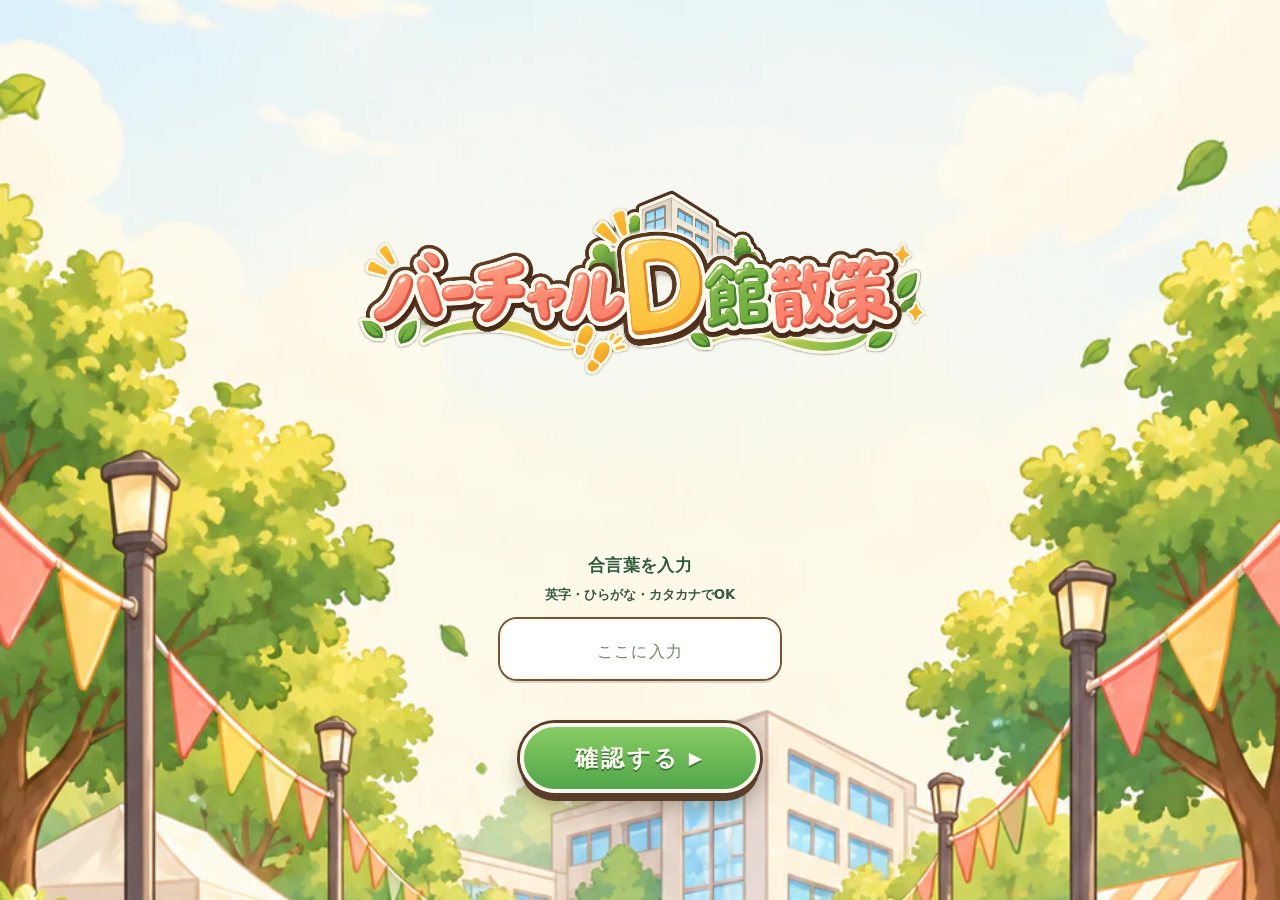
<file: index.html>
<!doctype html>
<html lang="ja">
<head>
  <meta charset="utf-8">
  <meta name="viewport" content="width=device-width, initial-scale=1">
  <link rel="stylesheet" href="./Prototype/screen.css?v=20261027">
  <meta http-equiv="refresh" content="0; url=./Prototype/index.html">
  <title>怪盗からの挑戦状 ―バーチャルD館盗難事件―</title>
</head>
<body>
  <p><a href="./Prototype/index.html">ゲームを開く</a></p>
</body>
</html>
</file>
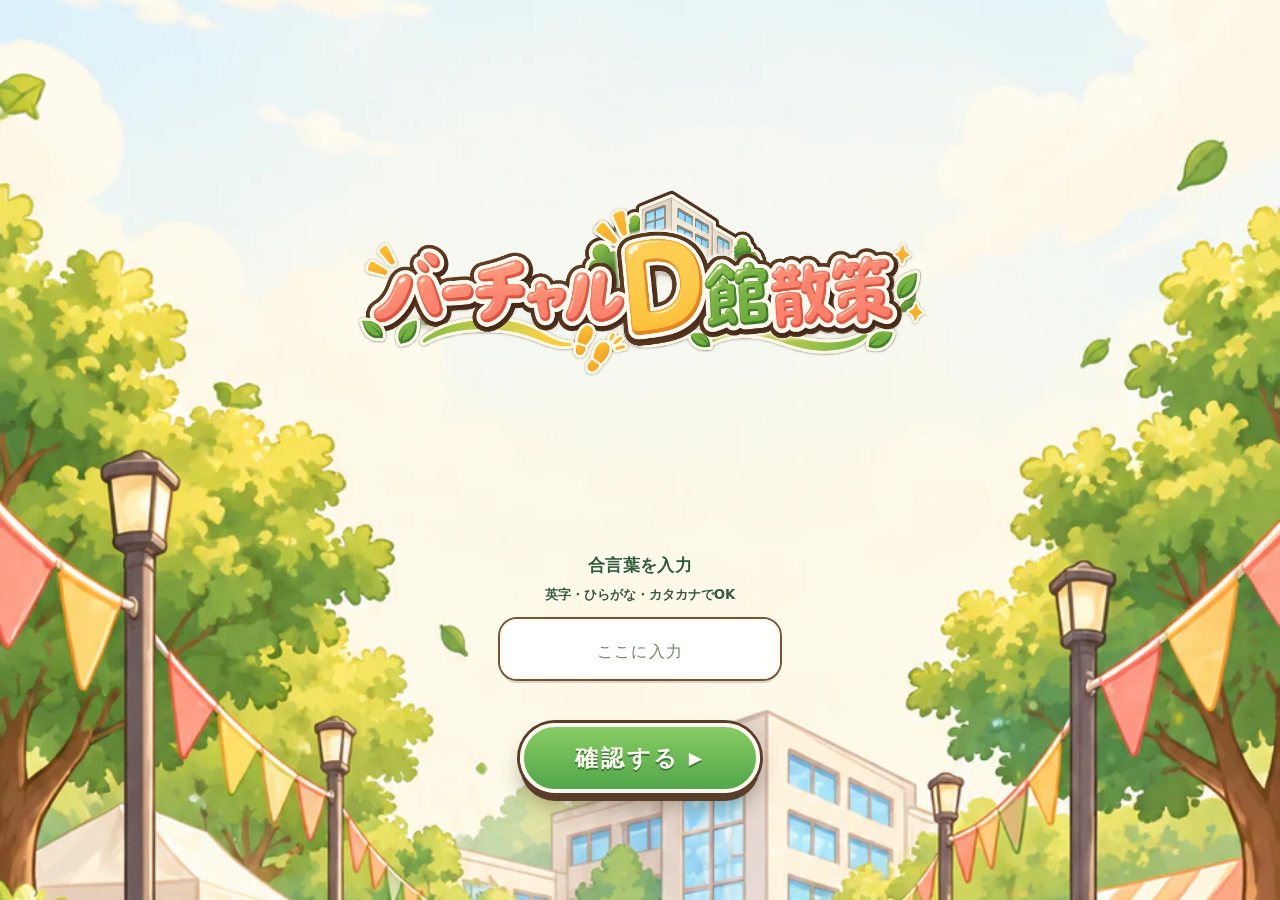
<file: Prototype/index.html>
<!doctype html>
<html lang="ja">
<head>
  <meta charset="utf-8">
  <meta name="viewport" content="width=device-width, initial-scale=1, viewport-fit=cover">
  <link rel="stylesheet" href="./screen.css?v=20261027">
  <meta name="theme-color" content="#101b33">
  <title>怪盗からの挑戦状 ―バーチャルD館盗難事件―</title>
  <style>
    :root { color-scheme: dark; font-family: "Hiragino Kaku Gothic ProN", "Yu Gothic", system-ui, sans-serif; }
    * { box-sizing: border-box; }
    body { margin: 0; min-height: 100dvh; color: #f9f4e8; background: radial-gradient(circle at 78% 5%, #334664 0, transparent 34%), linear-gradient(155deg, #101b33, #16233b 52%, #0c1427); }
    button, a { font: inherit; }
    button { cursor: pointer; }
    .shell { width: min(100%, 620px); min-height: 100dvh; margin: auto; display: flex; flex-direction: column; padding: max(18px, env(safe-area-inset-top)) 18px max(24px, env(safe-area-inset-bottom)); }
    .topbar { display: flex; align-items: center; gap: 10px; }
    .brand { flex: 1; min-width: 0; font-size: .8rem; letter-spacing: .12em; font-weight: 800; color: #e7ca87; }
    .icon-button { border: 1px solid #72819a; color: #fff4d6; background: #233552; border-radius: 14px; min-height: 42px; padding: 7px 12px; white-space: nowrap; }
    .progress { margin: 15px 0 9px; display: flex; align-items: center; gap: 10px; color: #cbd5e7; font-size: .81rem; }
    .progress-track { height: 6px; border-radius: 999px; flex: 1; background: #52617a; overflow: hidden; }
    .progress-fill { height: 100%; background: linear-gradient(90deg, #d9aa56, #ffdf8d); transition: width .2s; }
    .scene { flex: 1; display: flex; flex-direction: column; justify-content: center; padding: 20px 0; }
    .eyebrow { color: #f2c76f; font-size: .76rem; font-weight: 800; letter-spacing: .16em; margin: 0 0 10px; }
    h1, h2, p { margin-top: 0; }
    h1 { font-size: clamp(2rem, 8vw, 3.2rem); line-height: 1.22; letter-spacing: .02em; margin-bottom: 14px; }
    h2 { font-size: 1.55rem; line-height: 1.36; margin-bottom: 14px; }
    p { line-height: 1.75; }
    .lead { color: #d7e0ee; font-size: 1rem; }
    .card { position: relative; background: linear-gradient(145deg, rgba(44,61,91,.97), rgba(26,39,64,.98)); border: 1px solid #8290a5; border-radius: 23px; padding: 22px; box-shadow: 0 18px 35px #050d1a99; }
    .card + .card { margin-top: 13px; }
    .card p:last-child { margin-bottom: 0; }
    .character { min-height: 205px; display: flex; align-items: flex-end; justify-content: center; margin: 0 0 -20px; overflow: hidden; }
    .character img { max-width: 69%; max-height: 260px; object-fit: contain; filter: drop-shadow(0 12px 12px #060c19); }
    .is-novel { background: #0b1722; }
    .is-novel .shell { width: 100%; padding: 0; }
    .is-novel .topbar, .is-novel .progress, .is-novel .footer { display: none; }
    .is-novel .scene { width: min(100%, 620px); min-height: 100dvh; margin: auto; padding: 0; }
    .story-dialogue { position: relative; isolation: isolate; width: 100%; min-height: 100dvh; overflow: hidden; background: linear-gradient(180deg, #122c3d52, #0b192a94), url("../Assets/ui/opening-campus-background.webp") center / cover no-repeat; }
    .story-dialogue::before { content: ""; position: absolute; z-index: 1; inset: 0; background: linear-gradient(180deg, #06162420 0%, #07152300 39%, #0914217d 64%, #07101cf2 100%); pointer-events: none; }
    .story-dialogue::after { content: ""; position: absolute; z-index: 2; top: 0; left: 0; width: 100%; height: 5px; background: linear-gradient(90deg, #b98845, #f2d69b 43%, #81633f); box-shadow: 0 2px 12px #07101c91; }
    .story-portrait { position: absolute; z-index: 0; inset: 0; display: flex; justify-content: center; align-items: flex-start; pointer-events: none; }
    .story-portrait img { display: block; width: auto; max-width: none; height: clamp(1000px, 128dvh, 1250px); margin-top: clamp(20px, 5dvh, 52px); filter: drop-shadow(0 16px 20px #07101cba); transition: filter .25s ease, opacity .25s ease; }
    .story-dialogue.is-player-speaking .story-portrait img { filter: brightness(.48) saturate(.7) drop-shadow(0 16px 20px #07101cba); opacity: .82; }
    .story-dialogue.is-suspect .story-portrait img { transform: translateX(-11%); filter: brightness(.63) saturate(.68) drop-shadow(0 16px 20px #07101cba); }
    .suspect-vision { position: absolute; z-index: 2; top: 9%; right: -18%; width: 74%; height: 64%; display: flex; justify-content: center; pointer-events: none; background: radial-gradient(ellipse at 46% 42%, #9e7dcf75 0, #6550925c 27%, transparent 69%); }
    .suspect-vision img { width: auto; height: 100%; opacity: .82; filter: brightness(0) saturate(100%) invert(25%) sepia(19%) saturate(1500%) hue-rotate(219deg) brightness(92%) drop-shadow(0 0 11px #c5a9f0); }
    .story-dialogue .story-eyebrow { position: absolute; z-index: 2; top: max(25px, env(safe-area-inset-top)); left: 23px; margin: 0; color: #ffe3a5; font-size: .69rem; letter-spacing: .17em; text-shadow: 0 2px 8px #061322; }
    .story-dialogue .story-card { position: absolute; z-index: 3; right: 0; bottom: max(24px, env(safe-area-inset-bottom)); left: 0; padding: 20px clamp(24px, 6vw, 40px) 12px; }
    .story-dialogue .story-card .speaker { display: inline-block; margin: 0 0 14px; padding: 0 0 7px; border-bottom: 2px solid #e4bb74; border-radius: 0; background: transparent; color: #ffe2a7; font-size: .9rem; letter-spacing: .18em; text-shadow: 0 2px 7px #030c13; }
    .story-dialogue .story-card .dialogue { min-height: 0; margin-bottom: 0; color: #fffaf0; font-size: clamp(1.08rem, 4.5vw, 1.28rem); font-weight: 700; line-height: 1.7; letter-spacing: .015em; text-shadow: 0 2px 7px #020a11, 0 0 12px #071521; }
    .story-dialogue .story-card .actions { display: flex; justify-content: flex-end; gap: 12px; margin-top: 12px; }
    .story-dialogue .story-card .primary { min-height: 44px; padding: 8px 4px 8px 12px; border: 0; border-radius: 0; background: transparent; box-shadow: none; color: #f9df9e; font-size: .88rem; letter-spacing: .13em; text-shadow: 0 2px 7px #040d16; }
    .story-dialogue .story-card .primary::after { content: "◆"; display: inline-block; margin-left: .85em; font-size: .7em; vertical-align: .13em; animation: story-cue 1.5s ease-in-out infinite; }
    .story-dialogue .story-card .primary:active { transform: none; box-shadow: none; color: #fff; }
    .story-dialogue.is-choice .story-card .actions { display: grid; grid-template-columns: 1fr 1fr; gap: 9px; }
    .story-dialogue.is-choice .story-card .primary, .story-dialogue.is-choice .story-card .secondary { min-height: 52px; padding: 9px 8px; border: 1px solid #d8b778c9; border-radius: 8px; background: #162a3fd6; box-shadow: 0 5px 16px #020b1599; color: #ffebbe; font-size: .88rem; letter-spacing: .02em; text-shadow: none; }
    .story-dialogue.is-choice .story-card .primary::after { content: none; }
    .story-dialogue.is-choice .story-card .secondary { border-color: #9cabb3a3; background: #112235c4; color: #e0e7e8; }
    .item-acquired-stage { position: relative; isolation: isolate; width: 100%; min-height: 100dvh; display: grid; place-items: center; overflow: hidden; padding: 48px 24px max(30px, env(safe-area-inset-bottom)); text-align: center; background: linear-gradient(180deg, #081827b5, #07111be8), url("../Assets/ui/opening-campus-background.webp") center / cover no-repeat; }
    .item-acquired-stage::before { content: ""; position: absolute; top: 16%; left: 50%; width: 330px; height: 330px; transform: translateX(-50%); border-radius: 50%; background: radial-gradient(circle, #f1c76c52, transparent 68%); }
    .item-acquired-content { position: relative; z-index: 2; width: min(100%, 350px); }
    .item-acquired-art { display: block; width: min(73%, 310px); max-height: 48dvh; margin: 0 auto 20px; object-fit: contain; filter: drop-shadow(0 20px 25px #000c) drop-shadow(0 0 21px #d8b45a75); }
    .item-acquired-label { display: block; color: #e4bf71; font-size: .68rem; font-weight: 900; letter-spacing: .2em; }
    .item-acquired-content h2 { margin: 12px 0 8px; color: #fff7e4; font-size: 1.4rem; line-height: 1.5; }
    .item-acquired-content p { margin: 0 auto 25px; color: #c9d7cf; font-size: .86rem; line-height: 1.7; }
    .item-acquired-content .primary { width: min(100%, 280px); }

    .is-terminal { overflow: hidden; background: radial-gradient(circle at 50% -15%, #45645142, transparent 36%), linear-gradient(180deg, #171d19, #080c0a); }
    .is-terminal .shell { width: 100%; padding: 0; }
    .is-terminal .topbar, .is-terminal .progress, .is-terminal .footer { display: none; }
    .is-terminal .scene { width: min(100%, 470px); min-height: 100dvh; margin: auto; padding: max(10px, env(safe-area-inset-top)) 8px max(12px, env(safe-area-inset-bottom)); }
    .first-terminal { --terminal-cream: #fff4d8; --terminal-soft: #becdc4; --terminal-gold: #e4ba61; --terminal-gold-hi: #ffdda0; position: relative; width: 100%; min-height: calc(100dvh - max(22px, env(safe-area-inset-top))); overflow: hidden; overflow: clip; border: 7px solid #70402a; border-radius: 28px; color: var(--terminal-cream); background: radial-gradient(circle at 78% 10%, #2f74503b, transparent 32%), linear-gradient(155deg, #11271f, #07110e 68%); box-shadow: 0 0 0 2px #dcb45e, 0 0 0 5px #271713, 0 25px 55px #000b; }
    .first-terminal::before, .first-terminal::after { content: ""; position: absolute; z-index: 30; top: 0; width: 52px; height: 52px; border-bottom: 2px solid #f1d17c; background: linear-gradient(135deg, #f0c768, #926123 63%, #4e2e10); pointer-events: none; }
    .first-terminal::before { left: 0; border-right: 2px solid #f1d17c; border-bottom-right-radius: 25px; }
    .first-terminal::after { right: 0; border-left: 2px solid #f1d17c; border-bottom-left-radius: 25px; }
    .terminal-scanlines { position: absolute; z-index: 25; inset: 0; opacity: .35; background: repeating-linear-gradient(180deg, #fff05 0, #fff05 1px, transparent 1px, transparent 5px); pointer-events: none; }
    .first-ring { position: absolute; inset: 0; display: flex; flex-direction: column; align-items: center; padding: 73px 28px 31px; text-align: center; background: radial-gradient(circle at 50% 35%, #274a37, #07120f 70%); }
    .first-device-label { margin-bottom: auto; color: #c7d1cb; font-size: .72rem; font-weight: 800; letter-spacing: .16em; }
    .first-call-avatar { position: relative; width: 176px; height: 176px; margin: 32px 0 24px; overflow: hidden; border: 2px solid #e2bd6e; border-radius: 50%; background: radial-gradient(circle at 50% 35%, #667d6e, #173326 72%); box-shadow: 0 0 0 12px #dcb65e0a, 0 0 0 26px #dcb65e05, 0 18px 48px #0008; animation: terminal-ring 1.8s ease-in-out infinite; }
    .first-call-avatar img { position: absolute; top: -10%; left: 50%; width: auto; height: 500%; transform: translateX(-50%); filter: brightness(.92) saturate(.82); }
    .first-ring h2 { margin: 0 0 7px; font-size: 1.66rem; letter-spacing: .08em; }
    .first-ring p { margin: 0; color: #b9cbc0; font-size: .88rem; line-height: 1.6; }
    .first-phone-actions { display: flex; justify-content: center; gap: 68px; width: 100%; margin-top: auto; }
    .first-call-button { min-width: 76px; padding: 0; border: 0; color: #f4f7f5; background: transparent; cursor: pointer; }
    .first-call-button span { display: grid; width: 62px; height: 62px; margin: 0 auto 9px; place-items: center; border-radius: 50%; color: white; font-size: 1.65rem; box-shadow: 0 8px 20px #0007; }
    .first-call-button small { display: block; color: #e5ebe7; font-size: .72rem; }
    .first-call-button.decline span { background: #bd4545; transform: rotate(135deg); }
    .first-call-button.accept span { background: #4f9f62; }
    .first-call-stage { position: absolute; inset: 0; overflow: hidden; overflow: clip; background: linear-gradient(145deg, #112e22, #07110e 64%); }
    .first-call-status { position: absolute; z-index: 6; top: 68px; right: 20px; left: 20px; display: flex; align-items: center; justify-content: center; gap: 7px; color: #dfeae4; font-size: .7rem; font-weight: 800; letter-spacing: .1em; }
    .first-call-status i { width: 7px; height: 7px; border-radius: 50%; background: #75d394; box-shadow: 0 0 10px #75d394; }
    .first-call-status time { color: #93aa9d; font: 700 .7rem ui-monospace, monospace; }
    .first-call-band { position: absolute; z-index: 1; top: 27%; right: -18%; width: 138%; height: 29%; transform: rotate(-7deg); border-top: 2px solid #e7bc65; border-bottom: 2px solid #a5792f; background: linear-gradient(90deg, #0d1b16, #285239 55%, #14251d); box-shadow: 0 18px 35px #0008; }
    .first-call-detective { position: absolute; z-index: 2; top: 7%; left: 50%; width: auto; height: 126%; transform: translateX(-50%); filter: drop-shadow(-15px 18px 20px #0009); }
    .first-call-stage.is-player .first-call-detective { opacity: .34; }
    .first-call-frost { position: absolute; z-index: 3; right: 0; bottom: 0; left: 0; height: 42%; border-top: 1px solid #d5ad5952; background: linear-gradient(180deg, #10241db5, #06100ff2 34%); backdrop-filter: blur(12px) saturate(.7); -webkit-backdrop-filter: blur(12px) saturate(.7); box-shadow: 0 -18px 40px #06100f75; }
    .first-call-dialogue { position: absolute; z-index: 4; right: 0; bottom: 0; left: 0; min-height: 40%; padding: 28px 22px max(21px, env(safe-area-inset-bottom)); }
    .first-call-dialogue .speaker { margin: 0; padding: 0 0 7px; border-bottom: 2px solid var(--terminal-gold); border-radius: 0; color: var(--terminal-gold-hi); background: transparent; font-size: .76rem; letter-spacing: .16em; }
    .first-call-dialogue .dialogue { min-height: 101px; margin: 15px 0 0; color: #fffaf0; font-size: 1.08rem; line-height: 1.72; }
    .first-call-controls { display: flex; justify-content: flex-end; margin-top: 8px; }
    .first-call-controls .primary { min-height: 49px; padding: 9px 15px; border: 0; border-radius: 11px; color: #182016; background: linear-gradient(180deg, #ffe09a, #d5a64d); box-shadow: 0 4px 0 #76511d; }

    .terminal-guide { position: absolute; inset: 0; display: grid; place-items: center; padding: 52px 25px max(30px, env(safe-area-inset-bottom)); text-align: center; background: radial-gradient(circle at 50% 34%, #23594887, transparent 38%), linear-gradient(180deg, #071825f0, #07120ffd), url("../Assets/ui/opening-campus-background.webp") center / cover no-repeat; }
    .terminal-guide::before { content: ""; position: absolute; inset: 0; opacity: .18; background: repeating-linear-gradient(0deg, transparent 0 5px, #b4f2d20e 6px), repeating-linear-gradient(90deg, transparent 0 31px, #8fe4c40b 32px); }
    .terminal-guide-content { position: relative; z-index: 2; width: min(100%, 330px); }
    .terminal-voice { display: flex; align-items: center; justify-content: center; gap: 5px; width: 88px; height: 88px; margin: 0 auto 26px; border: 1px solid #82d7b793; border-radius: 50%; background: #0b2e25b8; box-shadow: 0 0 0 12px #72d4ae0a, 0 0 32px #65d2a65c; }
    .terminal-voice i { display: block; width: 4px; height: 19px; border-radius: 2px; background: #b5f2d8; box-shadow: 0 0 7px #76d9b5; animation: terminal-wave 1.1s ease-in-out infinite; }
    .terminal-voice i:nth-child(2), .terminal-voice i:nth-child(4) { height: 34px; animation-delay: -.25s; }
    .terminal-voice i:nth-child(3) { height: 48px; animation-delay: -.45s; }
    .terminal-guide-label { display: block; color: #9ce5c9; font-size: .68rem; font-weight: 900; letter-spacing: .2em; }
    .terminal-guide h2 { margin: 13px 0 15px; color: #fff7e4; font-size: 1.38rem; }
    .terminal-guide p { margin: 0 auto; color: #d2e1dc; font-size: .91rem; line-height: 1.85; }
    .terminal-guide-order { margin-top: 17px !important; padding: 13px 12px; border-top: 1px solid #90d9bc4d; border-bottom: 1px solid #90d9bc4d; color: #fff3d3 !important; font-weight: 800; }
    .terminal-guide .primary { width: min(100%, 280px); margin-top: 30px; }

    .terminal-home { position: absolute; inset: 0; display: flex; flex-direction: column; background: radial-gradient(circle at 78% 10%, #2f74503b, transparent 32%), linear-gradient(155deg, #11271f, #07110e 68%); }
    .terminal-home-header { display: flex; justify-content: space-between; gap: 12px; padding: 63px 20px 15px; border-bottom: 1px solid #d2ae5b5e; }
    .terminal-home-header span { display: block; color: var(--terminal-gold-hi); font-size: .68rem; font-weight: 800; letter-spacing: .16em; }
    .terminal-home-header small { color: #9db2a6; font-size: .73rem; }
    .terminal-home-count { color: #bfcfc5; font-size: .7rem; text-align: right; }
    .terminal-home-count strong { display: block; margin-top: 2px; color: var(--terminal-gold-hi); font-size: 1.15rem; }
    .terminal-home-main { flex: 1; padding: 29px 22px 18px; }
    .terminal-home-main .eyebrow { color: var(--terminal-gold-hi); font-size: .69rem; }
    .terminal-home-main h1 { margin: 9px 0 11px; font-size: clamp(1.75rem, 7vw, 2.15rem); line-height: 1.28; }
    .terminal-home-main > p { margin: 0; color: var(--terminal-soft); font-size: .89rem; line-height: 1.7; }
    .terminal-home-map { height: 195px; margin: 20px -22px 16px; overflow: hidden; border-top: 1px solid #d0ae6260; border-bottom: 1px solid #d0ae6260; background: #dbc17d0d; }
    .terminal-home-map img { width: 145%; height: 100%; object-fit: contain; transform: translateX(-16%); filter: sepia(.7) saturate(.55) brightness(.66); opacity: .72; }
    .terminal-home-main > .primary { width: 100%; }
    .terminal-home-notice { display: flex; align-items: center; gap: 10px; margin-top: 18px; padding-top: 15px; border-top: 1px solid #53695c78; }
    .terminal-home-notice i { width: 10px; height: 10px; flex: 0 0 auto; border-radius: 50%; background: #f4c666; box-shadow: 0 0 13px #f4c666; }
    .terminal-home-notice span { color: #d9e4dd; font-size: .8rem; }
    .terminal-home-notice button { margin-left: auto; min-height: 40px; padding: 6px 10px; border: 1px solid #d9b561; border-radius: 8px; color: #ffe9b6; background: #5b4628; }
    .terminal-home-nav { display: grid; grid-template-columns: repeat(3, 1fr); gap: 4px; padding: 8px 11px max(10px, env(safe-area-inset-bottom)); border-top: 1px solid #c19c5360; background: #07100edb; }
    .terminal-home-nav button { min-height: 48px; border: 0; border-radius: 8px; color: #8fa499; background: transparent; }
    .terminal-home-nav button:first-child { color: #ffdf98; background: #d1aa5418; }
    @keyframes story-cue { 50% { opacity: .35; transform: translateY(3px); } }
    @keyframes terminal-ring { 50% { box-shadow: 0 0 0 20px #dcb65e06, 0 0 0 40px #dcb65e03, 0 18px 58px #cf9c3e50; } }
    @keyframes terminal-wave { 50% { transform: scaleY(.4); opacity: .45; } }
    @media (max-height: 700px) { .story-portrait img { margin-top: 20px; } .story-dialogue .story-card { padding-top: 12px; } .story-dialogue .story-card .dialogue { font-size: 1rem; line-height: 1.55; } }
    @media (max-height: 730px) {
      .first-ring { padding-top: 68px; }
      .first-call-avatar { width: 148px; height: 148px; margin: 18px 0 16px; }
      .first-call-detective { height: 122%; }
      .first-call-dialogue { padding-top: 21px; }
      .first-call-dialogue .dialogue { min-height: 80px; }
      .terminal-home-header { padding: 55px 18px 9px; }
      .terminal-home-main { padding: 14px 20px 9px; }
      .terminal-home-main h1 { margin: 5px 0 6px; font-size: 1.58rem; }
      .terminal-home-main > p { font-size: .79rem; line-height: 1.5; }
      .terminal-home-map { height: 112px; margin: 10px -20px; }
      .terminal-home-main > .primary { min-height: 45px; padding: 8px 12px; }
      .terminal-home-notice { margin-top: 10px; padding-top: 8px; }
      .terminal-home-notice button { min-height: 36px; }
      .terminal-home-nav { padding-top: 4px; padding-bottom: max(5px, env(safe-area-inset-bottom)); }
      .terminal-home-nav button { min-height: 42px; }
    }
    @media (prefers-reduced-motion: reduce) { .story-dialogue .story-card .primary::after, .first-call-avatar, .terminal-voice i { animation: none; } }
    .speaker { display: inline-block; color: #152033; background: #ffda8b; font-weight: 900; border-radius: 999px; padding: 4px 14px; margin-bottom: 12px; }
    .dialogue { font-size: 1.12rem; font-weight: 700; min-height: 95px; }
    .actions { display: grid; gap: 11px; margin-top: 19px; }
    .primary, .secondary { border-radius: 15px; min-height: 54px; padding: 12px 16px; text-align: center; text-decoration: none; font-weight: 900; }
    .primary { border: 1px solid #fff0bc; background: linear-gradient(180deg, #ffe39a, #e9b957); color: #182336; box-shadow: 0 5px 0 #a07632; }
    .primary:active { transform: translateY(4px); box-shadow: 0 1px 0 #a07632; }
    .secondary { color: #fff2d5; background: #243854; border: 1px solid #9daac2; }
    .primary:focus-visible, .secondary:focus-visible, .icon-button:focus-visible { outline: 3px solid #fff; outline-offset: 3px; }
    .small { font-size: .83rem; color: #bac9da; }
    .signal { color: #f6ce77; font-weight: 800; }
    .error { color: #ffb2a6; font-family: ui-monospace, monospace; font-size: .92rem; border-left: 3px solid #ff8e79; padding-left: 13px; }
    .chapter { color: #9fb4d0; font-weight: 700; margin-bottom: 5px; }
    .grid { display: grid; gap: 13px; }
    .mission { display: grid; grid-template-columns: 65px 1fr; gap: 13px; align-items: center; }
    .mission img { width: 65px; height: 65px; object-fit: contain; }
    .mission h3 { margin: 0 0 4px; font-size: 1.05rem; }
    .mission p { margin: 0; font-size: .84rem; color: #cfdaea; }
    .mission .actions { grid-column: 1 / -1; margin-top: 0; }
    .badge { display: inline-block; background: #d8b66f; color: #182338; font-size: .75rem; font-weight: 900; padding: 4px 9px; border-radius: 999px; margin-top: 7px; }
    .letter { border: 1px dashed #d5ba85; background: #eee0bf; color: #34291f; border-radius: 15px; padding: 17px; }
    .letter p { margin-bottom: 0; }
    .letter h3 { margin: 0 0 8px; }
    .modal { position: fixed; inset: 0; background: #030816cf; display: grid; place-items: center; padding: 18px; z-index: 10; }
    .modal[hidden] { display: none; }
    .modal-panel { width: min(100%, 580px); max-height: 85dvh; overflow: auto; background: #233653; border: 1px solid #d9b770; border-radius: 22px; padding: 22px; }
    .bag-row { display: flex; gap: 11px; align-items: center; padding: 10px 0; border-bottom: 1px solid #677b96; }
    .bag-row img { width: 55px; height: 55px; object-fit: contain; }
    .bag-row p { margin: 0; }
    .history-log { overflow: hidden; margin-top: 12px; border: 1px solid #71849b; border-radius: 14px; }
    .history-log-row { display: grid; grid-template-columns: 56px 1fr; gap: 12px; padding: 14px; border-bottom: 1px solid #60738c; background: #192d49; }
    .history-log-row:last-child { border-bottom: 0; }
    .history-log-row.is-player { background: #2b3f5b; }
    .history-log-row strong { color: #f4cf7c; font-size: .82rem; }
    .history-log-row p { margin: 0; color: #f6f2e8; font-size: .9rem; line-height: 1.65; }
    .is-terminal .modal-panel { width: min(100%, 430px); border-color: #d5b360; background: linear-gradient(145deg, #173229, #091512); box-shadow: 0 24px 65px #000c; }
    .is-terminal .history-log { border-color: #806c42; }
    .is-terminal .history-log-row { border-color: #655c40; background: #10231d; }
    .is-terminal .history-log-row.is-player { background: #193127; }
    .modal .actions { margin-top: 20px; }
    .footer { text-align: center; color: #91a4bd; font-size: .72rem; padding: 12px 0 0; }
    body.is-opening { background: #e9f5fb url("../Assets/ui/opening-campus-background.webp") center center / cover no-repeat; }
    .is-opening .shell { width: 100%; padding: 0; }
    .is-opening .topbar, .is-opening .progress, .is-opening .footer { display: none; }
    .is-opening .scene { width: min(100%, 620px); margin: 0 auto; padding: 0; }
    .opening-layout { min-height: 100dvh; display: flex; flex-direction: column; align-items: center; padding: max(30px, env(safe-area-inset-top)) 16px max(26px, env(safe-area-inset-bottom)); }
    .opening-logo { display: block; width: 100%; height: auto; margin-top: clamp(75px, 17dvh, 180px); }
    .opening-actions { margin-top: auto; margin-bottom: clamp(54px, 9dvh, 110px); }
    .opening-start-button { min-width: 240px; min-height: 70px; padding: 12px 27px; border: 4px solid #fffaf0; border-radius: 999px; background: linear-gradient(180deg, #88cc63, #52a64a); color: #fffdf2; font-size: 1.45rem; font-weight: 900; letter-spacing: .12em; text-shadow: 0 2px 0 #39783b; box-shadow: 0 0 0 3px #5b3d2b, 0 8px 0 #5b3d2b, 0 13px 20px #3e38245c; transition: transform .12s, box-shadow .12s; }
    .opening-start-button span { display: inline-block; margin-left: .5em; font-size: .75em; vertical-align: .06em; }
    .opening-start-button:active { transform: translateY(6px); box-shadow: 0 0 0 3px #5b3d2b, 0 2px 0 #5b3d2b, 0 5px 10px #3e38245c; }
    .opening-start-button:focus-visible { outline: 3px solid #235c3b; outline-offset: 8px; }
    .opening-actions.password-entry { width: min(100%, 300px); padding-top: 28px; text-align: center; }
    .password-entry h1 { margin: 0 0 7px; color: #305b35; font-size: 1.06rem; line-height: 1.5; font-weight: 900; text-shadow: 0 1px 0 #fff, 0 0 8px #fff, 0 0 18px #fffc; }
    .password-entry h1:focus { outline: none; }
    .password-entry .description { margin: 0 0 14px; color: #3b5937; font-size: .83rem; font-weight: 800; line-height: 1.5; text-shadow: 0 1px 0 #fff, 0 0 8px #fff, 0 0 15px #fff; }
    .password-entry .entry-label { position: absolute; width: 1px; height: 1px; padding: 0; margin: -1px; overflow: hidden; clip-path: inset(50%); white-space: nowrap; border: 0; }
    .password-entry input { display: block; width: min(100%, 280px); min-height: 57px; margin: 0 auto; padding: 10px 15px; border: 3px solid #fffaf0; border-radius: 17px; outline: none; color: #315f38; background: #fffffff0; box-shadow: 0 0 0 2px #725439, 0 4px 0 #5b3d2b33; font-size: 1.5rem; line-height: 1.4; letter-spacing: .22em; text-align: center; transition: box-shadow .15s; }
    .password-entry input::placeholder { color: #73826d; font-size: 1rem; letter-spacing: .08em; }
    .password-entry input:focus { box-shadow: 0 0 0 3px #4a8845, 0 4px 0 #315f3833; }
    .password-entry input[aria-invalid="true"] { box-shadow: 0 0 0 3px #ac4b32, 0 4px 0 #6a332433; }
    .password-entry .feedback { display: flex; align-items: center; justify-content: center; min-height: 44px; margin: 0; padding: 5px 4px; color: #a53c2a; font-size: .77rem; font-weight: 800; line-height: 1.65; text-shadow: 0 1px 0 #fff, 0 0 5px #fff, 0 0 10px #fff; }
    .password-entry .opening-start-button { display: inline-flex; align-items: center; justify-content: center; }
    .password-entry .entry-success { padding-top: 12px; }
    .password-entry .entry-back { display: block; min-height: 40px; margin: 16px auto -12px; padding: 8px 12px; border: 0; border-radius: 999px; color: #365c35; background: #fffaf0de; font-size: .74rem; font-weight: 700; cursor: pointer; }
    .password-entry .entry-back:focus-visible { outline: 3px solid #235c3b; outline-offset: 3px; }
    .password-entry.has-error input { animation: entry-nudge .25s; }
    @keyframes entry-nudge { 25% { transform: translateX(-3px); } 75% { transform: translateX(3px); } }
    @media (max-height: 620px) { .password-opening-layout .opening-logo { margin-top: clamp(28px, 10dvh, 62px); } .opening-actions.password-entry { padding-top: 20px; margin-bottom: 32px; } }
    @media (max-height: 440px) { .password-opening-layout .opening-logo { width: min(100%, 340px); margin-top: 10px; } .opening-actions.password-entry { margin-bottom: 18px; } }
    @media (prefers-reduced-motion: reduce) { .password-entry input, .password-entry .opening-start-button { animation: none !important; transition: none !important; } }
    @media (min-width: 560px) { .grid.two { grid-template-columns: 1fr 1fr; } }
  </style>
  <link rel="stylesheet" href="./post-story.css?v=20261013">
  <link rel="stylesheet" href="./d-map-display.css">
</head>
<body>
  <svg width="0" height="0" aria-hidden="true" focusable="false" style="position:absolute;pointer-events:none"><defs id="mapColorFilters"></defs></svg>
  <div class="shell">
    <header class="topbar">
      <div class="brand">MET / D館消失事件</div>
      <button id="bagButton" class="icon-button" type="button" hidden>調査バッグ</button>
      <button id="resetButton" class="icon-button" type="button">最初から</button>
    </header>
    <div class="progress"><span id="progressText">事件発生前</span><div class="progress-track"><div id="progressFill" class="progress-fill"></div></div></div>
    <main id="scene" class="scene" aria-live="polite"></main>
    <footer class="footer">9月21日フィードバック用試作</footer>
  </div>
  <div class="modal" id="modal" hidden role="dialog" aria-modal="true" aria-label="通信端末の記録"><div class="modal-panel" id="modalPanel"></div></div>
  <script src="./post-story.js?v=20261029-destination1"></script>
  <script src="./d-map-display.js"></script>
  <script>
    const scene = document.getElementById("scene");
    const modal = document.getElementById("modal");
    const modalPanel = document.getElementById("modalPanel");
    const bagButton = document.getElementById("bagButton");
    const progressText = document.getElementById("progressText");
    const progressFill = document.getElementById("progressFill");
    const K = "d-case-";
    const get = key => { try { return localStorage.getItem(key); } catch { return null; } };
    const put = (key, value) => { try { localStorage.setItem(key, value); } catch { /* Private mode may refuse persistence. */ } };
    const yes = key => get(key) === "true";
    const mark = key => put(key, "true");
    const ENTRY_PASSPHRASES = new Set(["met", "metto", "めっと"]);
    // Confirm only before a new game's opening. Saved story progress resumes normally.
    // This is a browser-local entry check, not purchaser authentication.
    let entryUnlocked = false;

    function normalizeEntryPassphrase(value) {
      return value.normalize("NFKC").toLowerCase().replace(/\s/gu, "")
        .replace(/[ァ-ヶ]/gu, character => String.fromCharCode(character.charCodeAt(0) - 0x60));
    }
    const before = [
      ["システム", "エラー。四つのオブジェクトデータが見つかりません。"],
      ["あなた", "え？　なんだ、これ？"],
      ["探偵", "その画面、少し見せてもらえるか？"],
      ["あなた", "え？　あなたは誰ですか？"],
      ["探偵", "俺は、METに所属している探偵だ。仲間から『バーチャルD館で遊ぼう』のデータに異常が起きたと連絡を受けて、駆けつけた。"],
      ["探偵", "……なんだと。四つのオブジェクトデータが盗まれている。"],
      ["あなた", "何か心当たりがあるんですか？"],
      ["探偵", "ああ。前にも、盗んだ物を人質にして、俺にゲームを仕掛けてきた怪盗がいる。"],
      ["探偵", "もしかしたら、あいつかもな。"],
      ["探偵", "もしあいつの仕業なら、今回もゲームに勝たなければ取り返せないだろう。"],
      ["探偵", "俺一人では大学中を探せない。力を貸してくれないか？"]
    ];
    const after = [
      ["あなた", "協力します。"],
      ["探偵", "助かるよ。"],
      ["探偵", "盗難された4つがどこにあるのか、まだ分からない。まず君はD館を調べてくれ。俺はほかの館を探す。"],
      ["探偵", "離れている間は、これを受け取ってくれ。"]
    ];
    const firstCall = [
      ["探偵", "聞こえるか？"],
      ["あなた", "はい、聞こえています。"],
      ["探偵", "通信状態は問題なさそうだな。"]
    ];
    const firstBriefing = [
      ["探偵", "よし。君にはD館の調査を頼みたい。"],
      ["あなた", "本物のモニュメントは、まだそこにあるんですよね？"],
      ["探偵", "ああ。本物はそのまま残っている。"],
      ["探偵", "現地のモニュメントと、端末に映るバーチャルD館を見比べてほしい。"],
      ["探偵", "五つを調べて、画面の中で消えているものが分かったら、連絡してくれ。"],
      ["あなた", "分かりました。調べてみます。"]
    ];
    // Keep the meaning of a saved position in the previous three-line briefing.
    if (get(K + "briefing-version") !== "2") {
      if (!yes(K + "intro-done") && get(K + "intro-stage") === "first-briefing") {
        const oldIndex = Number(get(K + "intro-index") || 0);
        put(K + "intro-index", String([0, 4, 5][Math.min(2, Math.max(0, oldIndex))] || 0));
      }
      put(K + "briefing-version", "2");
    }
    const portrait = { "探偵": "../Assets/characters/detective-front-3x4.webp", "怪盗": "../Assets/characters/phantom-thief-front-3x4.webp" };
    const safe = text => String(text).replace(/[&<>\"]/g, ch => ({"&":"&amp;","<":"&lt;",">":"&gt;",'"':"&quot;"})[ch]);
    const button = (label, action, type = "primary") => `<button type="button" class="${type}" data-action="${action}">${label}</button>`;

    function progress() {
      const amount = (yes("d-building-investigation-complete") ? 1 : 0) + (yes("b-center-ar-success") ? 1 : 0) + (yes("g-object-ar-success") ? 1 : 0) + (yes("d-final-sorting-success") ? 1 : 0);
      progressText.textContent = `ゲーム ${amount}/4`;
      progressFill.style.width = `${amount * 25}%`;
      bagButton.hidden = !yes(K + "intro-done");
    }

    function renderDialogue([speaker, line], action, label = "次へ", showDetective = true, showSuspect = false) {
      if (speaker === "システム") {
        scene.innerHTML = `<p class="eyebrow">THE MISSING OBJECTS / STORY</p><div class="card"><span class="speaker">${speaker}</span><p class="dialogue">${safe(line)}</p><div class="actions">${button(label, action)}</div></div>`;
        return;
      }
      scene.innerHTML = `<div class="story-dialogue${speaker === "あなた" && showDetective ? " is-player-speaking" : ""}${showSuspect ? " is-suspect" : ""}"><p class="eyebrow story-eyebrow">CASE 01 / D館データ異常</p>${showDetective ? `<div class="story-portrait"><img src="${portrait["探偵"]}" alt="探偵"></div>` : ""}${showSuspect ? `<div class="suspect-vision" aria-hidden="true"><img src="../Assets/characters/phantom-thief-silhouette-left-3x4.webp" alt=""></div>` : ""}<div class="story-card"><span class="speaker">${speaker}</span><p class="dialogue">${safe(line)}</p><div class="actions">${button(label, action)}</div></div></div>`;
    }

    function renderTerminalHandoff() {
      scene.innerHTML = `<div class="item-acquired-stage"><div class="item-acquired-content"><img class="item-acquired-art" src="../Assets/ui/detective-communication-terminal.webp" alt="探偵から受け取った通信端末"><span class="item-acquired-label">SYSTEM / ITEM ACQUIRED</span><h2>通信端末を手に入れた。</h2><p>探偵との連絡や、調査記録の確認に使える端末だ。</p>${button("端末を受け取る", "accept-terminal")}</div></div>`;
    }

    function terminalFrame(content, label = "通信端末") {
      scene.innerHTML = `<section class="first-terminal" aria-label="${label}"><div class="terminal-scanlines" aria-hidden="true"></div>${content}</section>`;
    }

    function renderFirstIncoming(missed = false) {
      terminalFrame(`<div class="first-ring"><span class="first-device-label">通信端末</span><div class="first-call-avatar"><img src="${portrait["探偵"]}" alt="探偵の顔"></div><h2>${missed ? "不在着信" : "探偵"}</h2><p>${missed ? "探偵へかけ直せます" : "音声通話の着信"}</p><div class="first-phone-actions">${missed ? "" : `<button class="first-call-button decline" type="button" data-action="decline-first-call"><span aria-hidden="true">☎</span><small>拒否</small></button>`}<button class="first-call-button accept" type="button" data-action="answer-first-call"><span aria-hidden="true">☎</span><small>${missed ? "かけ直す" : "応答"}</small></button></div></div>`, "探偵からの着信");
    }

    function renderFirstCall(index) {
      const [speaker, line] = firstCall[Math.min(index, firstCall.length - 1)];
      renderCallDialogue(speaker, line, button(index === firstCall.length - 1 ? "通話を終える" : "次へ", "first-call-next"));
    }

    function renderTerminalGuide() {
      terminalFrame(`<div class="terminal-guide"><div class="terminal-guide-content"><div class="terminal-voice" aria-hidden="true"><i></i><i></i><i></i><i></i><i></i></div><span class="terminal-guide-label">SYSTEM VOICE / GUIDE</span><h2>通信端末を開いてください。</h2><p>このゲームでは、探偵から受け取った通信端末を使って捜査を進めます。</p><p class="terminal-guide-order">まずは端末を起動し、現在の任務を確認してください。</p>${button("通信端末を開く", "open-terminal-home")}</div></div>`, "通信端末の操作案内");
    }

    function renderTerminalHome() {
      terminalFrame(`<section class="terminal-home"><header class="terminal-home-header"><div><span>INVESTIGATION TERMINAL</span><small>探偵と接続中</small></div><div class="terminal-home-count">復元コード<strong>0 / 4</strong></div></header><div class="terminal-home-main"><span class="eyebrow">CURRENT MISSION / 01</span><h1>D館の5つを<br>調べる</h1><p>現地のモニュメントと、端末に映るバーチャルD館を見比べて、消えたデータを見つける。</p><div class="terminal-home-map"><img src="../Assets/maps/d-building-floor-map-with-monuments.webp" alt="バーチャルD館1階の調査地図"></div>${button("D館の調査を始める", "go-first-map")}<div class="terminal-home-notice"><i aria-hidden="true"></i><span>最初の通信を保存しました</span><button type="button" data-action="show-first-history">履歴を見る</button></div></div><nav class="terminal-home-nav" aria-label="通信端末のメニュー"><button type="button" aria-current="page">⌖<br>捜査</button><button type="button" data-action="show-first-history">⌁<br>通信</button><button type="button" data-action="show-bag">▱<br>バッグ</button></nav></section>`, "通信端末ホーム");
    }

    function renderOpeningEntry() {
      scene.innerHTML = `<div class="opening-layout password-opening-layout"><img class="opening-logo" src="../Assets/ui/virtual-d-building-stroll-logo.webp" alt="バーチャルD館散策" width="2151" height="731"><section class="opening-actions password-entry" aria-labelledby="gate-title"><h1 id="gate-title" tabindex="-1">${entryUnlocked ? "合言葉を確認しました" : "合言葉を入力"}</h1><p class="description" id="entry-description">${entryUnlocked ? "準備ができました！" : "英字・ひらがな・カタカナでOK"}</p>${entryUnlocked ? `<div class="entry-success" id="success"><button type="button" class="opening-start-button" data-action="intro-start">スタート<span aria-hidden="true">▶</span></button><button type="button" class="entry-back" data-action="entry-edit">入力画面に戻る</button></div>` : `<form id="password-form" novalidate><label for="password" class="entry-label">合言葉</label><input id="password" name="passphrase" type="text" placeholder="ここに入力" maxlength="32" autocomplete="off" autocapitalize="none" spellcheck="false" enterkeyhint="go" aria-describedby="entry-description entry-feedback" aria-invalid="false"><p class="feedback" id="entry-feedback" role="status" aria-live="polite" aria-atomic="true"></p><button type="submit" class="opening-start-button">確認する<span aria-hidden="true">▶</span></button></form>`}</section></div>`;
      if (entryUnlocked) return;

      const form = document.getElementById("password-form");
      const input = document.getElementById("password");
      const feedback = document.getElementById("entry-feedback");
      const entry = form.closest(".password-entry");
      let composing = false;
      let imeConfirm = false;
      const clearError = () => {
        feedback.textContent = "";
        input.setAttribute("aria-invalid", "false");
        entry.classList.remove("has-error");
      };
      const showError = message => {
        feedback.textContent = message;
        input.setAttribute("aria-invalid", "true");
        entry.classList.remove("has-error");
        void input.offsetWidth;
        entry.classList.add("has-error");
        input.focus();
      };
      input.addEventListener("compositionstart", () => { composing = true; });
      input.addEventListener("compositionend", () => { composing = false; });
      input.addEventListener("input", clearError);
      input.addEventListener("keydown", event => {
        if (event.key === "Enter" || event.keyCode === 229) imeConfirm = composing || event.isComposing || event.keyCode === 229;
      });
      input.addEventListener("keyup", () => { imeConfirm = false; });
      input.addEventListener("blur", () => { imeConfirm = false; });
      form.addEventListener("submit", event => {
        event.preventDefault();
        if (composing || imeConfirm) return;
        const answer = normalizeEntryPassphrase(input.value);
        if (!answer) { showError("合言葉を入力してください。"); return; }
        if (!ENTRY_PASSPHRASES.has(answer)) { showError("合言葉がちがうようです。もう一度どうぞ。"); return; }
        entryUnlocked = true;
        render();
        document.getElementById("gate-title")?.focus({ preventScroll: true });
      });
    }

    function renderIntro() {
      const stage = get(K + "intro-stage") || "start";
      const index = Number(get(K + "intro-index") || 0);
      if (stage === "start") {
        renderOpeningEntry();
      } else if (stage === "before") {
        renderDialogue(before[Math.min(index, before.length - 1)], "intro-next", "次へ", index !== 1, index === 8 || index === 9);
      } else if (stage === "choice") {
      scene.innerHTML = `<div class="story-dialogue is-choice"><p class="eyebrow story-eyebrow">CASE 01 / 協力要請</p><div class="story-portrait"><img src="${portrait["探偵"]}" alt="探偵"></div><div class="story-card"><span class="speaker">探偵</span><p class="dialogue">俺一人では大学中を探せない。力を貸してくれないか？</p><div class="actions">${button("協力する", "accept")}${button("協力しない", "decline", "secondary")}</div></div></div>`;
      } else if (stage === "declined") {
        renderDialogue(["探偵", "そうか、無理にとは言わない。気が変わったら、もう一度声をかけてくれ。"], "back-choice", "もう一度話す");
      } else if (stage === "after") {
        if (index >= after.length) renderTerminalHandoff();
        else renderDialogue(after[index], "after-next");
      } else if (stage === "first-call-incoming") {
        renderFirstIncoming(false);
      } else if (stage === "first-call-missed") {
        renderFirstIncoming(true);
      } else if (stage === "first-call-dialogue") {
        renderFirstCall(index);
      } else if (stage === "first-briefing") {
        renderDialogue(firstBriefing[Math.min(index, firstBriefing.length - 1)], "first-brief-next");
      } else if (stage === "terminal-guide") {
        renderTerminalGuide();
      } else if (stage === "terminal-home") {
        renderTerminalHome();
      }
    }

    function nextReport() {
      const b = yes("b-center-ar-success") && !yes(K + "reported-b");
      const g = yes("g-object-ar-success") && !yes(K + "reported-g");
      if (b && g) return get(K + "first-recovery") === "g" ? "g" : "b";
      return b ? "b" : g ? "g" : null;
    }

    function render() {
      const introStage = get(K + "intro-stage") || "start";
      const introIndex = Number(get(K + "intro-index") || 0);
      const terminalStages = ["first-call-incoming", "first-call-missed", "first-call-dialogue", "terminal-guide", "terminal-home"];
      document.body.classList.toggle("is-opening", !yes(K + "intro-done") && introStage === "start");
      document.body.classList.toggle("is-novel", !yes(K + "intro-done") && (introStage === "choice" || introStage === "after" || introStage === "declined" || introStage === "first-briefing" || (introStage === "before" && introIndex > 0)));
      document.body.classList.toggle("is-terminal", !yes(K + "intro-done") && terminalStages.includes(introStage));
      progress();
      if (yes("d-final-sorting-success")) return renderPostStory();
      if (!yes(K + "intro-done")) return renderIntro();
      return renderPostStory();
    }

    function showLetter(which) {
      mark(K + `read-${which}`);
      const w = which === "w";
      const fromBag = modal.dataset.view === "bag";
      modalPanel.innerHTML = `<div class="letter-reader"><header><span>怪盗からの手紙 / ${w ? "01" : "02"}</span>${button("閉じる", fromBag ? "letter-back-bag" : "close-modal", "letter-close")}</header><article class="letter-sheet" aria-label="${w ? "W 至円" : "響在-高見観音"}の手紙"><span class="letter-rule" aria-hidden="true">◆</span><p class="letter-recipient">探偵と、その助手へ</p><h2>${w ? "W 至円" : "響在-高見観音"}</h2><p class="letter-message">${w ? "Wリングを取り戻したければ、<strong>B館の看板</strong>へ来い。" : "石のアートを取り戻したければ、<strong>G館近くの彫刻</strong>へ来い。"}</p><footer><span class="letter-seal" aria-hidden="true">◆</span><span>怪盗より</span></footer></article><p class="letter-kept">この手紙は調査バッグから読み返せます。</p>${button(fromBag ? "調査バッグに戻る" : "手紙をしまう", fromBag ? "letter-back-bag" : "close-modal")}</div>`;
      openStoryModal("letter", "怪盗からの手紙");
    }

    function showBag() {
      const map = yes("d-building-investigation-complete");
      const b = yes("b-center-ar-success");
      const g = yes("g-object-ar-success");
      modalPanel.innerHTML = `<p class="eyebrow">INVESTIGATION BAG</p><h2>調査バッグ</h2><div class="bag-row"><img src="../Assets/ui/detective-communication-terminal.webp" alt=""><p><strong>探偵の通信端末</strong><br><span class="small">探偵との連絡に使う</span></p></div>${map ? `<div class="bag-row"><span style="font-size:2rem">✉</span><p><strong>怪盗の手紙 × 2</strong><br><span class="small">回収場所の手がかり</span></p></div><div class="actions">${button("W 至円の手紙", "letter-w", "secondary")}${button("響在-高見観音の手紙", "letter-g", "secondary")}</div>` : ""}${b ? '<div class="bag-row"><img src="../Assets/icons/w-ring-icon.webp" alt=""><p>回収済み：W 至円</p></div>' : ""}${g ? '<div class="bag-row"><img src="../Assets/icons/stone-art-icon.webp" alt=""><p>回収済み：響在-高見観音</p></div>' : ""}<div class="actions">${button("閉じる", "close-modal")}</div>`;
      if (b || g) modalPanel.insertAdjacentHTML("beforeend", '<div class="actions"><a class="secondary" href="./d-building-map.html">復元したD館のデータを見る</a></div>');
      openStoryModal("bag", "調査バッグ");
    }

    function showFirstHistory() {
      const rows = [...firstCall, ...readPostHistory().map(row => [row.speaker, row.line])].map(([speaker, line]) => `<div class="history-log-row${speaker === "あなた" ? " is-player" : ""}"><strong>${safe(speaker)}</strong><p>${safe(line)}</p></div>`).join("");
      modalPanel.innerHTML = `<p class="eyebrow">COMMUNICATION LOG</p><h2>通信履歴</h2><div class="history-log">${rows}</div><p class="small">これまでに交わした通信を保存しています。</p><div class="actions">${button("閉じる", "close-modal")}</div>`;
      openStoryModal("history", "通信履歴");
    }

    document.addEventListener("click", event => {
      const action = event.target.closest("[data-action]")?.dataset.action;
      if (!action) return;
      if (action === "entry-edit") {
        entryUnlocked = false;
        render();
        document.getElementById("password")?.focus({ preventScroll: true });
        return;
      }
      if (handlePostAction(action)) return;
      if (action === "intro-start") { location.href = "./error-popup-sequence.html?fromStory=1&v=20261026-image-ready"; return; }
      else if (action === "intro-next") { const i = Number(get(K + "intro-index") || 0) + 1; put(K + "intro-index", String(i)); if (i >= before.length) put(K + "intro-stage", "choice"); }
      else if (action === "accept") { put(K + "intro-stage", "after"); put(K + "intro-index", "0"); }
      else if (action === "decline") put(K + "intro-stage", "declined");
      else if (action === "back-choice") put(K + "intro-stage", "choice");
      else if (action === "after-next") {
        const i = Number(get(K + "intro-index") || 0) + 1;
        if (i === 2) { location.href = "./formal-title-detective.html?fromStory=1"; return; }
        put(K + "intro-index", String(i));
      }
      else if (action === "accept-terminal") { put(K + "intro-stage", "first-call-incoming"); put(K + "intro-index", "0"); }
      else if (action === "decline-first-call") put(K + "intro-stage", "first-call-missed");
      else if (action === "answer-first-call") { put(K + "intro-stage", "first-call-dialogue"); put(K + "intro-index", "0"); }
      else if (action === "first-call-next") {
        const i = Number(get(K + "intro-index") || 0) + 1;
        if (i >= firstCall.length) { put(K + "intro-stage", "first-briefing"); put(K + "intro-index", "0"); }
        else put(K + "intro-index", String(i));
      }
      else if (action === "first-brief-next") {
        const i = Number(get(K + "intro-index") || 0) + 1;
        if (i >= firstBriefing.length) { put(K + "intro-stage", "terminal-guide"); put(K + "intro-index", "0"); }
        else put(K + "intro-index", String(i));
      }
      else if (action === "open-terminal-home") { put(K + "intro-stage", "terminal-home"); put(K + "intro-index", "0"); }
      else if (action === "show-first-history") { showFirstHistory(); return; }
      else if (action === "show-bag") { showBag(); return; }
      else if (action === "go-first-map") { mark(K + "intro-done"); location.href = "./d-building-map.html"; return; }
      else if (action === "report-map") mark(K + "map-reported");
      else if (action === "revisit-map") { location.href = "./d-building-map.html"; return; }
      else if (action === "letter-w" || action === "letter-g") { showLetter(action.slice(-1)); return; }
      else if (action === "close-modal") { closeStoryModal(); return; }
      else if (action === "go-b" || action === "go-g") { if (!get(K + "first-recovery")) put(K + "first-recovery", action.slice(-1)); location.href = action === "go-b" ? "./b-letter-flow/index.html" : "./g-statue-anamorphosis/index.html"; return; }
      else if (action === "report-b" || action === "report-g") mark(K + "reported-" + action.slice(-1));
      else if (action === "go-final") { location.href = "./d-final-sorting/index.html"; return; }
      render();
    });
    bagButton.addEventListener("click", showBag);
    document.getElementById("resetButton").addEventListener("click", () => {
      if (!confirm("この端末の調査・ゲーム進捗を消して最初から始めますか？")) return;
      entryUnlocked = false;
      ["d-building-investigation-v1", "d-building-investigation-complete", "b-center-ar-success", "g-object-ar-success", "d-final-sorting-success", ...["intro-stage","intro-index","intro-done","map-reported","read-w","read-g","reported-b","reported-g","first-recovery"].map(key => K + key)].forEach(key => { try { localStorage.removeItem(key); } catch {} });
      resetPostStory();
      modal.hidden = true;
      render();
    });
    window.addEventListener("pageshow", render);
    if (new URLSearchParams(location.search).has("afterError")) {
      put(K + "intro-stage", "before");
      put(K + "intro-index", "1");
      try { history.replaceState(null, "", location.pathname + location.hash); } catch { /* Local file URLs may reject history changes. */ }
    }
    if (new URLSearchParams(location.search).has("afterTitle")) {
      put(K + "intro-stage", "after");
      put(K + "intro-index", "2");
      try { history.replaceState(null, "", location.pathname + location.hash); } catch { /* Local file URLs may reject history changes. */ }
    }
    render();
  </script>
</body>
</html>
</file>
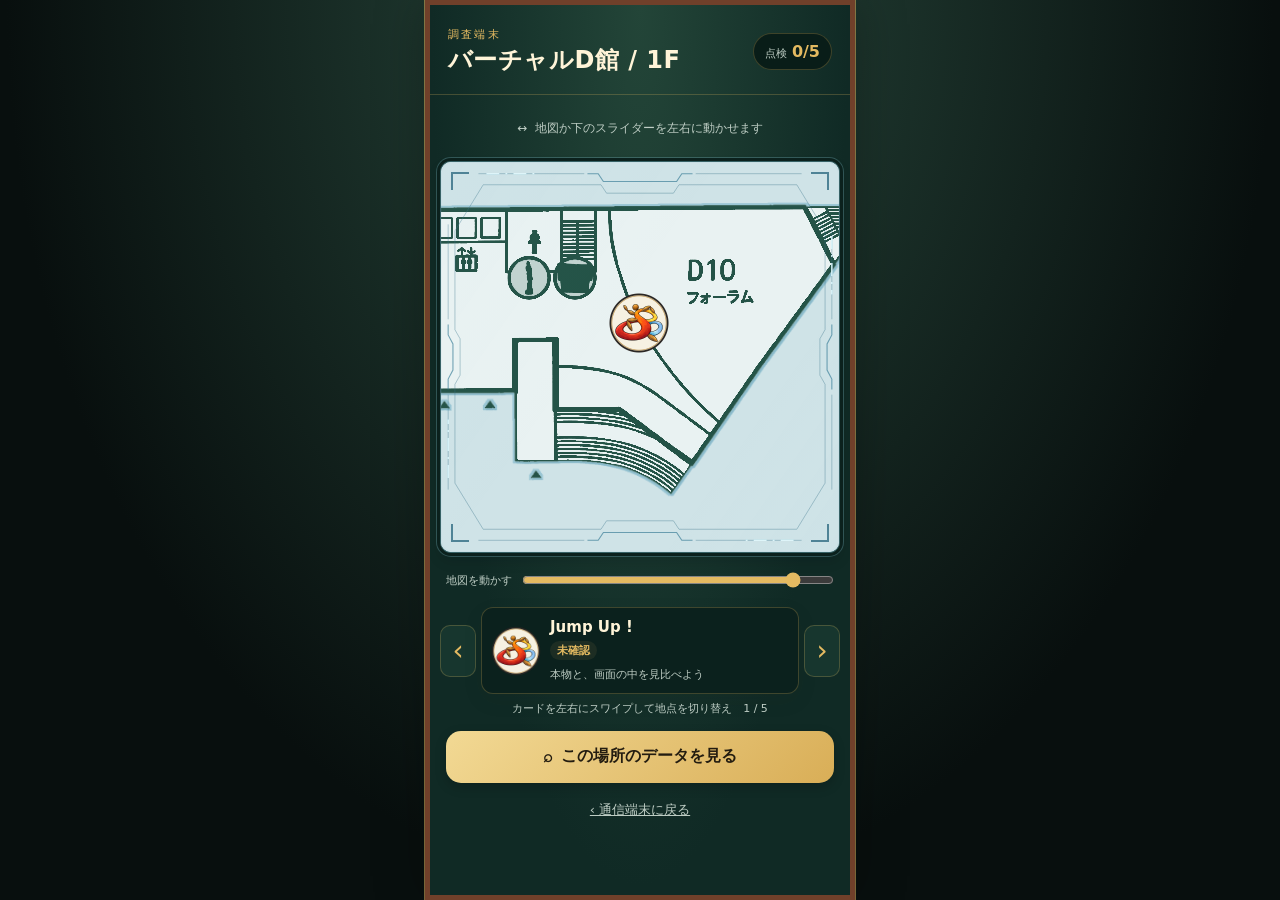
<file: Prototype/d-building-map.html>
<!doctype html>
<html lang="ja">
<head>
  <meta charset="utf-8">
  <meta name="viewport" content="width=device-width, initial-scale=1, viewport-fit=cover">
  <link rel="stylesheet" href="./screen.css?v=20261027">
  <meta name="theme-color" content="#102a25">
  <script type="importmap">{"imports":{"three":"https://cdn.jsdelivr.net/npm/three@0.180.0/build/three.module.js","three/addons/":"https://cdn.jsdelivr.net/npm/three@0.180.0/examples/jsm/","@sparkjsdev/spark":"https://sparkjs.dev/releases/spark/2.2.0/spark.module.js"}}</script>
  <title>バーチャルD館の調査</title>
  <style>
    :root {
      color-scheme: light;
      --paper: #f5f0e4;
      --surface: #fffdf7;
      --ink: #25231e;
      --muted: #6c685d;
      --line: #2f8f8c;
      --gold: #c6a14a;
      --purple: #6f4aa0;
      --border: rgba(37, 35, 30, 0.14);
      font-family: "Yu Gothic UI", "Yu Gothic", system-ui, sans-serif;
    }

    * { box-sizing: border-box; }

    html,
    body {
      min-height: 100%;
      margin: 0;
      background: #1e1d1a;
      color: var(--ink);
    }

    button { font: inherit; }

    .app {
      width: min(100%, 430px);
      min-height: 100dvh;
      margin: 0 auto;
      overflow: hidden;
      background: var(--paper);
      box-shadow: 0 0 48px rgba(0, 0, 0, 0.28);
    }

    .header {
      display: grid;
      grid-template-columns: 1fr auto;
      align-items: center;
      gap: 10px;
      padding: calc(12px + env(safe-area-inset-top)) 16px 12px;
      background: var(--surface);
      border-bottom: 1px solid var(--border);
    }

    .heading-small {
      margin: 0 0 2px;
      color: var(--muted);
      font-size: 11px;
      letter-spacing: 0.13em;
    }

    h1 {
      margin: 0;
      font-size: 21px;
      font-weight: 600;
    }

    .progress {
      display: flex;
      align-items: baseline;
      gap: 5px;
      padding: 8px 11px;
      border-radius: 999px;
      background: rgba(47, 143, 140, 0.13);
    }

    .progress span {
      color: var(--muted);
      font-size: 11px;
    }

    .progress strong {
      font-size: 16px;
      font-weight: 600;
    }

    .guide {
      display: flex;
      align-items: center;
      justify-content: center;
      gap: 8px;
      min-height: 42px;
      padding: 8px 54px;
      color: var(--muted);
      font-size: 12px;
      text-align: center;
    }

    .map-shell {
      position: relative;
      background: transparent;
    }

    .map-viewport {
      height: clamp(310px, 44vh, 390px);
      overflow-x: auto;
      overflow-y: hidden;
      overscroll-behavior-inline: contain;
      scroll-behavior: smooth;
      scrollbar-width: none;
    }

    .map-viewport::-webkit-scrollbar { display: none; }

    .map-canvas {
      position: relative;
      width: calc(clamp(310px, 44vh, 390px) * 2.409);
      height: 100%;
      min-width: 0;
      background: transparent;
    }

    .floor-map {
      position: absolute;
      inset: 0;
      width: 100%;
      height: 100%;
      object-fit: contain;
      pointer-events: none;
      user-select: none;
      -webkit-user-drag: none;
    }

    .selected-monument {
      display: none;
      position: absolute;
      z-index: 2;
      left: var(--x);
      top: var(--y);
      width: 7.2%;
      aspect-ratio: 1;
      border: 3px solid var(--gold);
      border-radius: 50%;
      background: #f9f6ed;
      box-shadow: 0 0 0 3px rgba(255, 253, 247, 0.9), 0 4px 14px rgba(37, 35, 30, 0.24);
      transform: translate(-50%, -50%);
      pointer-events: none;
    }

    .selected-monument[data-selected="true"] { display: block; }

    .selected-monument img {
      display: block;
      width: 100%;
      height: 100%;
      object-fit: contain;
    }

    .map-slider-wrap {
      display: grid;
      grid-template-columns: auto minmax(0, 1fr);
      align-items: center;
      gap: 10px;
      padding: 12px 16px 5px;
      color: var(--muted);
      font-size: 11px;
    }

    .map-slider-wrap input {
      width: 100%;
      height: 30px;
      margin: 0;
      accent-color: var(--line);
      cursor: ew-resize;
    }

    .selection-wrap {
      display: grid;
      grid-template-columns: 44px minmax(0, 1fr) 44px;
      align-items: stretch;
      gap: 6px;
      margin: 7px 10px 6px;
    }

    .card-nav {
      align-self: center;
      width: 44px;
      height: 52px;
      border: 1px solid var(--border);
      border-radius: 14px;
      color: var(--ink);
      background: var(--surface);
      font-size: 28px;
      cursor: pointer;
    }

    .selection {
      display: grid;
      grid-template-columns: 70px minmax(0, 1fr);
      align-items: center;
      gap: 11px;
      margin: 0;
      padding: 11px;
      border: 1px solid var(--border);
      border-radius: 18px;
      background: var(--surface);
      box-shadow: 0 7px 20px rgba(37, 35, 30, 0.08);
      touch-action: pan-y;
      user-select: none;
    }

    .selection > img {
      width: 70px;
      height: 70px;
      object-fit: contain;
    }

    .selection-title {
      display: flex;
      align-items: center;
      justify-content: space-between;
      gap: 8px;
    }

    .selection-title h2 {
      margin: 0;
      font-size: 16px;
      font-weight: 600;
    }

    .status {
      flex: 0 0 auto;
      padding: 4px 8px;
      border-radius: 999px;
      color: var(--purple);
      background: rgba(111, 74, 160, 0.12);
      font-size: 11px;
      font-weight: 600;
    }

    .selection p {
      margin: 6px 0 0;
      color: var(--muted);
      font-size: 11px;
      line-height: 1.55;
    }

    .selection-hint {
      margin: 0 16px 12px;
      color: var(--muted);
      font-size: 11px;
      text-align: center;
    }

    .selection-counter {
      margin-left: auto;
      color: var(--muted);
      font-size: 11px;
      font-variant-numeric: tabular-nums;
    }

    .explore {
      display: flex;
      align-items: center;
      justify-content: center;
      gap: 8px;
      width: calc(100% - 32px);
      min-height: 52px;
      margin: 0 16px calc(18px + env(safe-area-inset-bottom));
      border: 0;
      border-radius: 15px;
      color: #fff;
      background: var(--line);
      font-size: 16px;
      font-weight: 600;
      cursor: pointer;
      box-shadow: 0 7px 18px rgba(47, 143, 140, 0.22);
    }

    .explore:active { transform: translateY(1px); }

    .completion-note {
      margin: -5px 16px 18px;
      padding: 12px;
      border-radius: 12px;
      color: #184f4b;
      background: rgba(47, 143, 140, 0.13);
      font-size: 13px;
      text-align: center;
    }

    .completion-note a { color: #184f4b; font-weight: 800; }

    .investigation-overlay {
      position: fixed;
      inset: 0;
      z-index: 20;
      display: grid;
      place-items: center;
      padding: max(16px, env(safe-area-inset-top)) 16px max(16px, env(safe-area-inset-bottom));
      background: rgba(16, 20, 19, 0.78);
    }

    .investigation-card {
      width: min(100%, 430px);
      max-height: 100%;
      overflow: auto;
      padding: 20px;
      border-radius: 20px;
      background: var(--surface);
      text-align: center;
    }

    .investigation-card h2 { margin: 5px 0 9px; font-size: 20px; }
    .investigation-card p { font-size: 13px; line-height: 1.65; }

    .investigation-icon { width: 110px; height: 110px; object-fit: contain; }

    .investigation-action,
    .answer-choice,
    .close-investigation {
      width: 100%;
      min-height: 48px;
      border: 0;
      border-radius: 12px;
      cursor: pointer;
    }

    .investigation-action,
    .answer-choice { color: white; background: var(--line); font-weight: 700; }

    .answer-choices { display: grid; grid-template-columns: 1fr 1fr; gap: 9px; margin-top: 14px; }
    .close-investigation { margin-top: 10px; background: #e9e4d8; color: var(--ink); }
    .answer-feedback { min-height: 1.5em; margin: 11px 0 0; color: #8a3040; font-weight: 700; }

    :root { color-scheme: dark; --paper:#102a25; --surface:#17362e; --ink:#fff4d8; --muted:#becdc4; --line:#e4ba61; --gold:#e4ba61; --purple:#e4ba61; --border:#dcb45e40; }
    body { background:radial-gradient(ellipse at top,#27473b,#080f0e 70%); }
    .app { border:5px solid #70402a; outline:1px solid #dcb45e88; background:radial-gradient(ellipse at top,#234538,#102a25 70%); }
    .header { padding:calc(22px + env(safe-area-inset-top)) 18px 18px; background:transparent; }
    .heading-small { color:var(--gold); letter-spacing:.2em; }
    h1 { font-size:27px; letter-spacing:.08em; }
    .progress { border:1px solid var(--border); background:#091d18; }
    .progress strong { color:var(--gold); }
    .guide { padding-inline:16px; }
    .map-shell { margin-inline:10px; border:1px solid #bd9a5e88; border-radius:14px; overflow:hidden; background:#e9e5d9; box-shadow:inset 0 0 30px #342a2522; }
    .selection-wrap { grid-template-columns:36px minmax(0,1fr) 36px; gap:5px; }
    .card-nav { width:36px; border-radius:10px; color:var(--gold); }
    .selection { grid-template-columns:52px minmax(0,1fr); padding:10px 8px; gap:8px; border-radius:12px; background:#0b211d; }
    .selection > img { width:52px; height:52px; }
    .selection-title { align-items:flex-start; flex-direction:column; gap:5px; }
    .selection-title h2 { font-size:15px; }
    .status { padding:2px 7px; background:#e4ba6115; }
    .selection-hint { line-height:1.7; }
    .explore,.investigation-action,.answer-choice { color:#231c10; background:linear-gradient(135deg,#f2d994,#d9ae57); box-shadow:0 4px 12px #0003; }
    .completion-note { color:var(--ink); }
    .completion-note a { display:flex; align-items:center; justify-content:center; min-height:48px; padding:10px 12px; border-radius:10px; color:#17271e; background:linear-gradient(110deg,#f1d993,#dcb359); font-weight:800; text-decoration:none; }
    .completion-note { background:#e4ba6110; border:1px solid var(--border); }
    .terminal-return { display:block; margin:0 16px 16px; text-align:center; color:var(--muted); font-size:13px; }
    .terminal-return[hidden] { display:none; }
    .investigation-card { border:1px solid #dcb45e88; padding:16px; background:linear-gradient(145deg,#234538,#0c211c); }
    .close-investigation { color:var(--ink); background:#ffffff0c; border:1px solid var(--border); }
    .record-viewport { height:clamp(220px,40dvh,370px); position:relative; overflow:hidden; border-radius:12px; background:#16221f; touch-action:none; }
    .record-viewport canvas { width:100%; height:100%; display:block; }
    .record-status { color:var(--muted); min-height:2.8em; margin:9px 0; }
    .record-tools { display:flex; gap:8px; justify-content:center; margin:8px 0; }
    .record-tools button { border:1px solid var(--border); background:#ffffff08; color:var(--ink); padding:8px 14px; border-radius:8px; min-height:40px; }
    .answer-feedback { color:#ffd19c; }
    .record-badge { color:var(--gold); }
    [hidden] { display: none !important; }

    button:focus-visible {
      outline: 3px solid rgba(111, 74, 160, 0.45);
      outline-offset: 2px;
    }

    @media (min-width: 431px) {
      .app {
        min-height: min(900px, 100dvh);
        margin-block: 20px;
        border-radius: 28px;
      }
    }

    @media (prefers-reduced-motion: reduce) {
      * { scroll-behavior: auto !important; transition: none !important; }
    }
  </style>
  <link rel="stylesheet" href="./d-map-display.css">
</head>
<body class="d-map-display">
  <svg width="0" height="0" aria-hidden="true" focusable="false" style="position:absolute;pointer-events:none">
    <defs id="mapColorFilters"></defs>
  </svg>
  <main class="app">
    <header class="header">
      <div>
        <p class="heading-small">調査端末</p>
        <h1>バーチャルD館 <span>/ 1F</span></h1>
      </div>
      <div class="progress" id="progress" aria-label="点検進捗 5件中0件">
        <span>点検</span><strong id="progressCount">0/5</strong>
      </div>
    </header>

    <p class="guide"><span aria-hidden="true">↔</span>地図か下のスライダーを左右に動かせます</p>

    <section class="map-shell" aria-label="バーチャルD館1階の調査地点">
      <div class="map-viewport" id="mapViewport">
        <div class="map-canvas">
          <img class="floor-map" src="../Assets/maps/d-building-floor-map-with-monuments.webp" alt="五つの調査地点を示したバーチャルD館1階の見取り図">
          <div class="selected-monument" data-id="w-ring" data-selected="false" style="--x:31.0%;--y:47.5%" aria-hidden="true">
            <img src="../Assets/icons/w-ring-icon.webp" alt="">
          </div>
          <div class="selected-monument" data-id="indoor-tree" data-selected="false" style="--x:35.9%;--y:55.9%" aria-hidden="true">
            <img src="../Assets/icons/indoor-tree-icon.webp" alt="">
          </div>
          <div class="selected-monument" data-id="stone-art" data-selected="false" style="--x:60.8%;--y:29.9%" aria-hidden="true">
            <img src="../Assets/icons/stone-art-icon.webp" alt="">
          </div>
          <div class="selected-monument" data-id="three-kirie-panels" data-selected="false" style="--x:65.6%;--y:29.9%" aria-hidden="true">
            <img src="../Assets/icons/three-kirie-panels-icon.webp" alt="">
          </div>
          <div class="selected-monument" data-id="running-person" data-selected="true" style="--x:72.5%;--y:41.3%" aria-hidden="true">
            <img src="../Assets/icons/running-person-icon.webp" alt="">
          </div>
        </div>
      </div>
      <svg class="map-field-boundary" viewBox="0 0 1000 600" preserveAspectRatio="none" aria-hidden="true" focusable="false">
        <g class="field-outline">
          <path d="M94 18H360 M640 18H906 M982 96V242 M982 358V504 M906 582H640 M360 582H94 M18 504V358 M18 242V96" />
          <path d="M106 35H402L416 48H584L598 35H894L965 106V258L952 272V328L965 342V494L894 565H598L584 552H416L402 565H106L35 494V342L48 328V272L35 258V106Z" />
        </g>
        <g class="field-couplings">
          <path d="M368 18H395L408 30H592L605 18H632 M982 250V266L970 280V320L982 334V350 M632 582H605L592 570H408L395 582H368 M18 350V334L30 320V280L18 266V250" />
        </g>
        <g class="field-segments">
          <path d="M114 18H238 M982 114V204 M886 582H762 M18 486V396" />
        </g>
      </svg>
    </section>

    <div class="map-slider-wrap">
      <label for="mapSlider">地図を動かす</label>
      <input id="mapSlider" type="range" min="0" max="100" value="0" aria-label="地図を左右に動かす">
    </div>

    <div class="selection-wrap">
      <button class="card-nav" id="previousLocation" type="button" aria-label="前のモニュメントを表示">‹</button>
      <section class="selection" id="selectionCard" aria-live="polite" aria-label="選択中の調査場所">
        <img id="selectedIcon" src="../Assets/icons/running-person-icon.webp" alt="">
        <div>
          <div class="selection-title">
            <h2 id="selectedName">Jump Up !</h2>
            <span class="status" id="selectionStatus">未確認</span>
          </div>
          <p>本物と、画面の中を見比べよう</p>
        </div>
      </section>
      <button class="card-nav" id="nextLocation" type="button" aria-label="次のモニュメントを表示">›</button>
    </div>
    <p class="selection-hint">カードを左右にスワイプして地点を切り替え　<span class="selection-counter" id="selectionCounter">1 / 5</span></p>

    <button class="explore" type="button" id="exploreButton">
      <span aria-hidden="true">⌕</span>
      <span>この場所のデータを見る</span>
    </button>
    <div class="completion-note" id="completionNote" hidden>
      <p>五つの地点をすべて確認しました。探偵に調査結果を報告しよう。</p>
      <a id="completionReturn" href="./index.html">探偵に電話をかける</a>
    </div>
    <a class="terminal-return" href="./index.html">‹ 通信端末に戻る</a>
  </main>

  <section class="investigation-overlay" id="investigationOverlay" hidden role="dialog" aria-modal="true" aria-labelledby="investigationName">
    <div class="investigation-card">
      <p class="heading-small">バーチャルD館 / 1F</p>
      <h2 id="investigationName">Jump Up !</h2>
      <div id="scanStep">
        <p class="record-badge" id="recordBadge">バーチャルD館のデータ</p>
        <div class="record-viewport" id="recordViewport" aria-label="ドラッグで回転できるバーチャルD館のデータ"></div>
        <p class="record-status" id="recordStatus" role="status">データを読み込んでいます…</p>
        <div class="record-tools"><button id="resetView" type="button">向きを戻す</button><button id="retryRecord" type="button" hidden>再読み込み</button></div>
        <button class="investigation-action" id="skipScanButton" type="button">見比べた・回答へ</button>
      </div>
      <div id="answerStep" hidden>
        <p>このオブジェのデータは、盗まれている？</p>
        <div class="answer-choices">
          <button class="answer-choice" type="button" data-answer="stolen">盗難</button>
          <button class="answer-choice" type="button" data-answer="safe">無事</button>
        </div>
        <p class="answer-feedback" id="answerFeedback" aria-live="polite"></p>
        <button class="close-investigation" id="backToRecord" type="button">データをもう一度見る</button>
      </div>
      <button class="close-investigation" id="closeInvestigation" type="button">マップに戻る</button>
    </div>
  </section>

  <script src="./d-map-display.js"></script>
  <script>
    const locations = {
      "w-ring": {
        name: "W 至円",
        icon: "../Assets/icons/w-ring-icon.webp",
        answer: "stolen",
        model: "Center_D_Double_Ring.spz", missing: "Center_D_Double_Ring_missing.spz", recovery: "b-center-ar-success",
        x: 0.31, y: 0.475
      },
      "stone-art": {
        name: "響在-高見観音",
        icon: "../Assets/icons/stone-art-icon.webp",
        answer: "stolen",
        model: "Center_D_stone_art.spz", missing: "Center_D_stone_art_missing.glb", recovery: "g-object-ar-success",
        x: 0.608, y: 0.299
      },
      "running-person": {
        name: "Jump Up !",
        icon: "../Assets/icons/running-person-icon.webp",
        answer: "safe",
        model: "running-person.glb",
        x: 0.725, y: 0.413
      },
      "three-kirie-panels": {
        name: "切り絵3枚",
        icon: "../Assets/icons/three-kirie-panels-icon.webp",
        answer: "safe",
        model: "three-kirie-panels.glb",
        x: 0.656, y: 0.299
      },
      "indoor-tree": {
        name: "木とベンチ",
        icon: "../Assets/icons/indoor-tree-icon.webp",
        answer: "safe",
        model: "indoor-tree.glb",
        x: 0.359, y: 0.559
      }
    };

    const viewport = document.getElementById("mapViewport");
    const mapCanvas = viewport.firstElementChild;
    const mapSlider = document.getElementById("mapSlider");
    const selectedMonuments = [...document.querySelectorAll(".selected-monument")];
    const locationOrder = ["running-person", "three-kirie-panels", "stone-art", "indoor-tree", "w-ring"];
    const selectedIcon = document.getElementById("selectedIcon");
    const selectedName = document.getElementById("selectedName");
    const selectedCounter = document.getElementById("selectionCounter");
    const selectionCard = document.getElementById("selectionCard");
    const exploreButton = document.getElementById("exploreButton");
    const progress = document.getElementById("progress");
    const progressCount = document.getElementById("progressCount");
    const selectionStatus = document.getElementById("selectionStatus");
    const completionNote = document.getElementById("completionNote");
    const investigationOverlay = document.getElementById("investigationOverlay");
    const investigationName = document.getElementById("investigationName");
    const scanStep = document.getElementById("scanStep");
    const answerStep = document.getElementById("answerStep");
    const answerFeedback = document.getElementById("answerFeedback");
    const storageKey = "d-building-investigation-v1";
    let checkedLocations = {};
    try {
      const saved = JSON.parse(localStorage.getItem(storageKey) || "{}");
      if (saved && typeof saved === "object" && !Array.isArray(saved)) {
        checkedLocations = Object.fromEntries(
          Object.entries(saved).filter(([id, answer]) => locations[id]?.answer === answer)
        );
      }
    } catch (error) {
      console.warn("点検記録を読み込めませんでした", error);
    }
    let selectedId = locationOrder[0];
    let swipeStart = null;
    let viewer = null;
    let recordVersion = 0;
    const recordStatus = document.getElementById("recordStatus");
    const retryRecord = document.getElementById("retryRecord");
    const mapShell = document.querySelector(".map-shell");
    const recordViewport = document.getElementById("recordViewport");
    const reducedScanMotion = window.matchMedia("(prefers-reduced-motion: reduce)");
    let scanTarget = null;
    let scanWaitTimer = null;
    let scanEndTimer = null;
    let scanPageSuspended = false;
    let scanGeneration = 0;

    function scanRandomUnit() {
      const sample = new Uint32Array(1);
      crypto.getRandomValues(sample);
      return (sample[0] + 1) / 4294967297;
    }
    function visibleScanTarget() {
      if (scanPageSuspended || document.hidden || reducedScanMotion.matches) return null;
      if (investigationOverlay.hidden) return mapShell;
      return scanStep.hidden ? null : recordViewport;
    }
    function scheduleRandomScan(target) {
      // Draw a fresh waiting time for each pass; there is no repeating cadence.
      const generation = scanGeneration;
      const wait = 850 - Math.log(scanRandomUnit()) * 4200;
      scanWaitTimer = setTimeout(() => {
        if (generation !== scanGeneration) return;
        scanWaitTimer = null;
        if (target !== visibleScanTarget()) { syncRandomScan(); return; }
        const duration = Math.round(900 + scanRandomUnit() * 1000);
        target.style.setProperty("--scan-duration", `${duration}ms`);
        target.classList.add("is-scanning");
        scanEndTimer = setTimeout(() => {
          if (generation !== scanGeneration) return;
          scanEndTimer = null;
          target.classList.remove("is-scanning");
          if (target === visibleScanTarget()) scheduleRandomScan(target);
          else syncRandomScan();
        }, duration);
      }, wait);
    }
    function syncRandomScan() {
      const next = visibleScanTarget();
      if (next === scanTarget) return;
      scanGeneration++;
      clearTimeout(scanWaitTimer);
      clearTimeout(scanEndTimer);
      scanWaitTimer = scanEndTimer = null;
      scanTarget?.classList.remove("is-scanning");
      scanTarget = next;
      if (next) scheduleRandomScan(next);
    }
    document.addEventListener("visibilitychange", syncRandomScan);
    reducedScanMotion.addEventListener("change", syncRandomScan);
    window.addEventListener("pagehide", () => { scanPageSuspended = true; syncRandomScan(); });
    window.addEventListener("pageshow", () => { scanPageSuspended = false; syncRandomScan(); });


    function isRestored(location) {
      try { return !!location.recovery && localStorage.getItem(location.recovery) === "true"; } catch { return false; }
    }
    function disposeRecord() { recordVersion++; viewer?.dispose(); viewer = null; }
    async function loadRecord() {
      disposeRecord();
      const version = recordVersion;
      const location = locations[selectedId];
      const restored = isRestored(location);
      const file = location.missing && !restored ? location.missing : location.model;
      document.getElementById("recordViewport").dataset.format = file.endsWith(".spz") ? "splat" : "mesh";
      document.getElementById("recordBadge").textContent = restored ? "バーチャルD館のデータ / 復元済み" : "バーチャルD館のデータ";
      document.getElementById("skipScanButton").hidden = restored;
      document.getElementById("skipScanButton").disabled = true;
      document.getElementById("skipScanButton").textContent = "見比べた・回答へ";
      recordStatus.textContent = "データを読み込んでいます…";
      retryRecord.hidden = true;
      syncRandomScan();
      try {
        if (window.location.protocol === "file:") throw new Error("LOCAL_FILE");
        const { createRecordViewer } = await import("./d-record-viewer.js");
        if (version !== recordVersion) return;
        viewer = createRecordViewer(document.getElementById("recordViewport"));
        await viewer.load(`../Assets/scaniverse/models/${file}`);
        if (version !== recordVersion) return;
        recordStatus.textContent = "指で回転・2本指で拡大。目の前の本物と見比べよう。";
        document.getElementById("skipScanButton").disabled = false;
      } catch (error) {
        if (version !== recordVersion) return;
        viewer?.dispose(); viewer = null;
        recordStatus.textContent = error.message === "LOCAL_FILE" ? "データ表示は公開URLかローカルプレビューで開いてください。" : "データを読み込めませんでした。通信を確認して再読み込みしてください。";
        retryRecord.hidden = false;
        document.getElementById("skipScanButton").disabled = false;
        document.getElementById("skipScanButton").textContent = "試作：データを飛ばして回答へ";
        console.warn("3D記録の読み込み失敗", error);
      }
    }
    function closeRecord() {
      disposeRecord();
      investigationOverlay.hidden = true;
      document.querySelector(".app").inert = false;
      document.body.style.overflow = "";
      syncRandomScan();
      exploreButton.focus();
    }

    function updateProgress() {
      const count = Object.keys(checkedLocations).length;
      progressCount.textContent = `${count}/5`;
      progress.setAttribute("aria-label", `点検進捗 5件中${count}件`);
      selectionStatus.textContent = isRestored(locations[selectedId]) ? "復元済み" : checkedLocations[selectedId]
        ? checkedLocations[selectedId] === "stolen" ? "盗難を確認" : "無事を確認"
        : "未確認";
      completionNote.hidden = count !== locationOrder.length;
      const recovered = isRestored(locations["w-ring"]) || isRestored(locations["stone-art"]);
      let reported = false;
      let reportDone = false;
      try {
        reported = localStorage.getItem("d-case-map-reported") === "true";
        reportDone = ["d-case-post-letters-report-done", "d-case-post-letters-continue"].some(key => localStorage.getItem(key) === "true");
      } catch { /* Keep the initial report available when storage is unavailable. */ }
      completionNote.querySelector("p").textContent = recovered
        ? "取り戻したモニュメントのデータが復元されています。"
        : reportDone ? "調査結果は探偵に報告しました。手紙を手がかりに捜査を続けよう。"
        : reported ? "探偵との通話に戻って、調査結果を伝えよう。"
        : "五つの地点をすべて確認しました。探偵に調査結果を報告しよう。";
      document.getElementById("completionReturn").textContent = recovered || reportDone ? "捜査を続ける" : reported ? "探偵との通話に戻る" : "探偵に電話をかける";
      document.querySelector(".terminal-return").hidden = count === locationOrder.length;
    }

    function centerLocation(location, behavior = "smooth") {
      const maxScroll = Math.max(0, viewport.scrollWidth - viewport.clientWidth);
      const target = Math.min(maxScroll, Math.max(0, location.x * mapCanvas.offsetWidth - viewport.clientWidth / 2));
      viewport.style.scrollBehavior = "";
      viewport.scrollTo({ left: target, behavior });
      mapSlider.value = maxScroll ? String(Math.round(target / maxScroll * 100)) : "0";
    }

    function selectLocation(id, behavior = "smooth") {
      const location = locations[id];
      if (!location) return;

      selectedId = id;
      selectedMonuments.forEach((item) => { item.dataset.selected = String(item.dataset.id === id); });
      selectedIcon.src = location.icon;
      selectedIcon.alt = `${location.name}のアイコン`;
      selectedName.textContent = location.name;
      selectedCounter.textContent = `${locationOrder.indexOf(id) + 1} / ${locationOrder.length}`;
      exploreButton.setAttribute("aria-label", `${location.name}のデータを見る`);
      updateProgress();
      centerLocation(location, behavior);
    }

    function stepLocation(direction) {
      const currentIndex = locationOrder.indexOf(selectedId);
      const nextIndex = (currentIndex + direction + locationOrder.length) % locationOrder.length;
      selectLocation(locationOrder[nextIndex]);
    }

    document.getElementById("previousLocation").addEventListener("click", () => stepLocation(-1));
    document.getElementById("nextLocation").addEventListener("click", () => stepLocation(1));

    mapSlider.addEventListener("input", () => {
      const maxScroll = Math.max(0, viewport.scrollWidth - viewport.clientWidth);
      viewport.style.scrollBehavior = "auto";
      viewport.scrollLeft = maxScroll * Number(mapSlider.value) / 100;
    });
    mapSlider.addEventListener("change", () => { viewport.style.scrollBehavior = ""; });
    viewport.addEventListener("scroll", () => {
      const maxScroll = Math.max(0, viewport.scrollWidth - viewport.clientWidth);
      mapSlider.value = maxScroll ? String(Math.round(viewport.scrollLeft / maxScroll * 100)) : "0";
    });

    selectionCard.addEventListener("pointerdown", (event) => {
      swipeStart = { x: event.clientX, y: event.clientY };
    });

    selectionCard.addEventListener("pointerup", (event) => {
      if (!swipeStart) return;
      const dx = event.clientX - swipeStart.x;
      const dy = event.clientY - swipeStart.y;
      swipeStart = null;
      if (Math.abs(dx) < 44 || Math.abs(dx) < Math.abs(dy) * 1.2) return;
      stepLocation(dx < 0 ? 1 : -1);
    });

    selectionCard.addEventListener("pointercancel", () => { swipeStart = null; });

    exploreButton.addEventListener("click", () => {
      const location = locations[selectedId];
      investigationName.textContent = location.name;
      scanStep.hidden = false;
      answerStep.hidden = true;
      answerFeedback.textContent = "";
      investigationOverlay.hidden = false;
      document.querySelector(".app").inert = true;
      document.body.style.overflow = "hidden";
      document.getElementById("closeInvestigation").focus();
      loadRecord();
    });

    document.getElementById("resetView").addEventListener("click", () => viewer?.reset());
    retryRecord.addEventListener("click", loadRecord);
    document.getElementById("backToRecord").addEventListener("click", () => {
      answerStep.hidden = true; scanStep.hidden = false; viewer?.resize(); syncRandomScan();
      document.getElementById("resetView").focus();
    });

    document.getElementById("skipScanButton").addEventListener("click", () => {
      scanStep.hidden = true;
      answerStep.hidden = false;
      syncRandomScan();
      document.querySelector(".answer-choice").focus();
    });

    document.querySelectorAll(".answer-choice").forEach((button) => {
      button.addEventListener("click", () => {
        if (button.dataset.answer !== locations[selectedId].answer) {
          answerFeedback.textContent = "まだ違うようです。もう一度よく見てみよう。";
          return;
        }
        checkedLocations[selectedId] = button.dataset.answer;
        try {
          localStorage.setItem(storageKey, JSON.stringify(checkedLocations));
          localStorage.setItem("d-building-investigation-complete", String(Object.keys(checkedLocations).length === locationOrder.length));
        } catch (error) {
          console.warn("点検記録を保存できませんでした", error);
        }
        updateProgress();
        closeRecord();
      });
    });

    document.getElementById("closeInvestigation").addEventListener("click", closeRecord);
    document.addEventListener("keydown", event => {
      if (investigationOverlay.hidden) return;
      if (event.key === "Escape") closeRecord();
      if (event.key === "Tab") {
        const buttons = [...investigationOverlay.querySelectorAll("button")].filter(button => button.getClientRects().length);
        const first = buttons[0], last = buttons[buttons.length - 1];
        if (event.shiftKey && document.activeElement === first) { event.preventDefault(); last.focus(); }
        else if (!event.shiftKey && document.activeElement === last) { event.preventDefault(); first.focus(); }
      }
    });
    window.addEventListener("pageshow", updateProgress);
    window.addEventListener("storage", () => { updateProgress(); if (!investigationOverlay.hidden) loadRecord(); });

    window.addEventListener("load", () => {
      selectLocation(selectedId, "auto");
      updateProgress();
      syncRandomScan();
    });
  </script>
</body>
</html>
</file>
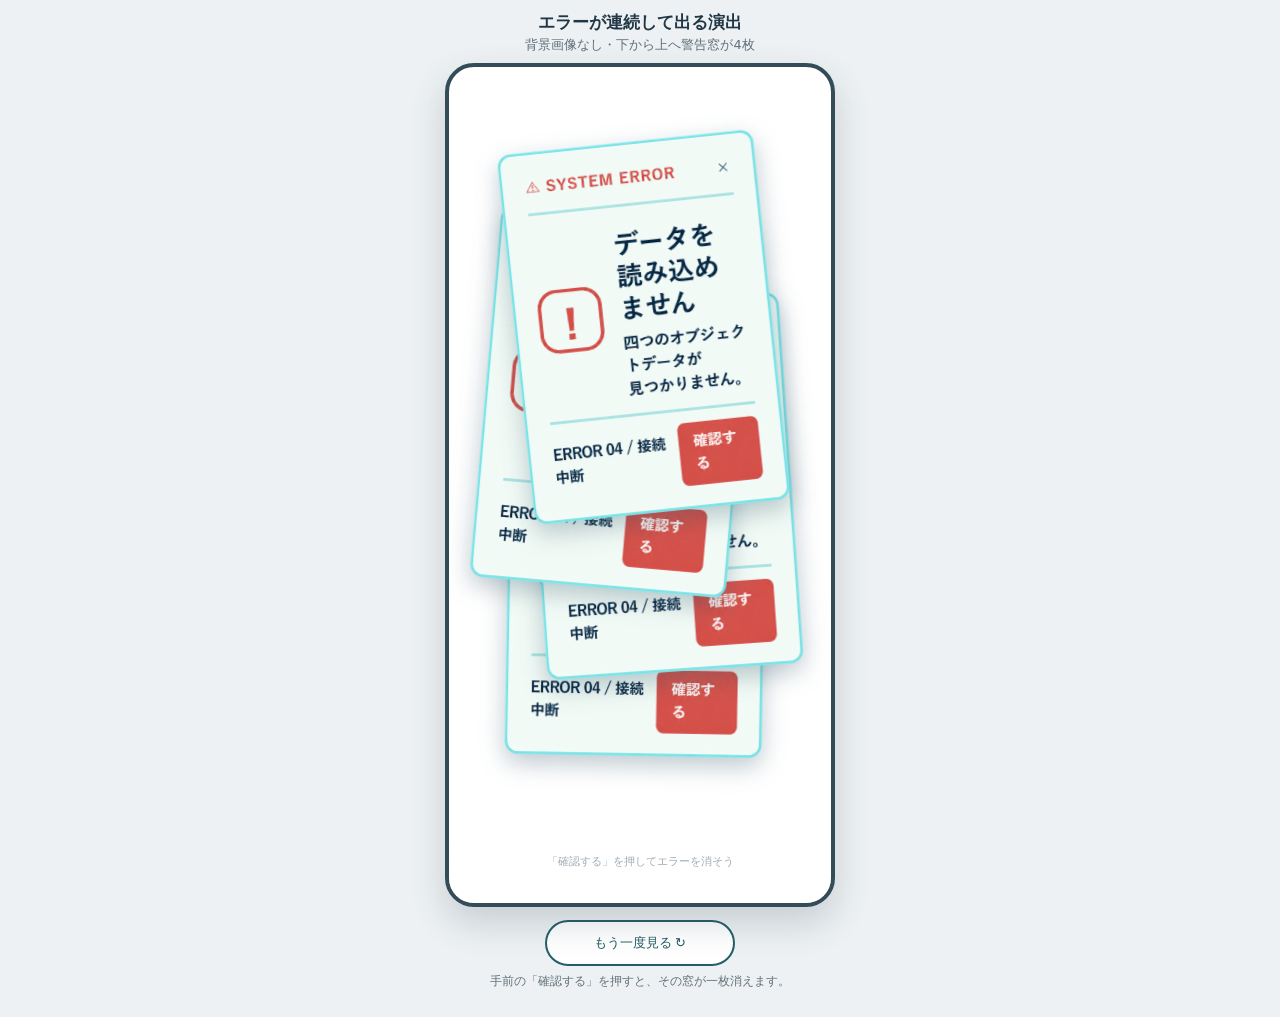
<file: Prototype/error-popup-sequence.html>
<!doctype html>
<html lang="ja">
<head>
  <meta charset="utf-8">
  <meta name="viewport" content="width=device-width, initial-scale=1, viewport-fit=cover">
  <link rel="stylesheet" href="./screen.css?v=20261027">
  <title>エラーが連続して出る演出</title>
  <style>
    * { box-sizing: border-box; }
    body {
      margin: 0;
      min-height: 100dvh;
      display: flex;
      justify-content: center;
      background: #edf1f3;
      color: #213745;
      font-family: "Hiragino Kaku Gothic ProN", "Yu Gothic", system-ui, sans-serif;
    }
    main { width: min(100%, 430px); padding: 12px 12px 28px; text-align: center; }
    h1 { margin: 0 0 3px; font-size: 1.04rem; }
    .hint { margin: 0 0 9px; color: #61707a; font-size: .8rem; }
    .screen {
      position: relative;
      width: min(100%, 390px);
      aspect-ratio: 390 / 844;
      margin: auto;
      overflow: hidden;
      border: 4px solid #344b58;
      border-radius: 29px;
      background: #fff;
      box-shadow: 0 16px 35px #273d4a30;
      isolation: isolate;
    }
    .popup {
      position: absolute;
      width: 80%;
      margin: 0;
      opacity: 0;
      filter: drop-shadow(0 9px 12px #2d52634f);
      transform-origin: center center;
    }
    .popup[hidden] { display: none; }
    .error-guide {
      position: absolute;
      z-index: 5;
      left: 0;
      right: 0;
      bottom: 0;
      margin: 0;
      padding: 14px 4px 33px;
      background: linear-gradient(transparent, rgba(255, 255, 255, .58) 38%, rgba(255, 255, 255, .62));
      color: rgba(41, 72, 94, .45);
      font-family: "Yu Gothic", sans-serif;
      font-size: 11px;
      font-weight: 500;
      line-height: 1.65;
      text-align: center;
      white-space: nowrap;
      pointer-events: none;
    }
    .error-guide[hidden] { display: none; }
    .popup img { display: block; width: 100%; height: auto; }
    .popup:nth-child(1) { --turn: -6deg; z-index: 4; top: 6%; left: 11%; transform: rotate(var(--turn)); }
    .popup:nth-child(2) { --turn: 5deg; z-index: 3; top: 15%; left: 3%; transform: rotate(var(--turn)); }
    .popup:nth-child(3) { --turn: -4deg; z-index: 2; top: 25%; left: 16%; transform: rotate(var(--turn)); }
    .popup:nth-child(4) { --turn: 1deg; z-index: 1; top: 35%; left: 9%; transform: rotate(var(--turn)); }
    .confirm {
      position: absolute;
      top: 70%;
      left: 57%;
      width: 29%;
      height: 16%;
      padding: 0;
      border: 0;
      border-radius: 14px;
      background: transparent;
      cursor: pointer;
    }
    .confirm:disabled { pointer-events: none; }
    .confirm:focus-visible { outline: 3px solid #143f73; outline-offset: 3px; }
    .screen.playing .popup { animation: burst .42s cubic-bezier(.19, 1.28, .32, 1) both; }
    .screen.playing .popup:nth-child(4) { animation-delay: 0s; }
    .screen.playing .popup:nth-child(3) { animation-delay: .30s; }
    .screen.playing .popup:nth-child(2) { animation-delay: .60s; }
    .screen.playing .popup:nth-child(1) { animation-delay: .90s; }
    @keyframes burst {
      0% { opacity: 0; transform: rotate(var(--turn)) scale(.42); filter: drop-shadow(0 0 0 transparent) blur(5px); }
      65% { opacity: 1; transform: rotate(var(--turn)) scale(1.09); filter: drop-shadow(0 13px 14px #2d526366) blur(0); }
      100% { opacity: 1; transform: rotate(var(--turn)) scale(1); filter: drop-shadow(0 9px 12px #2d52634f) blur(0); }
    }
    .replay {
      min-width: 190px;
      min-height: 46px;
      margin-top: 13px;
      padding: 9px 18px;
      border: 2px solid #255e68;
      border-radius: 999px;
      background: #fff;
      color: #205c65;
      font: 800 .95rem/1.2 inherit;
      cursor: pointer;
    }
    .replay:focus-visible { outline: 3px solid #dc705b; outline-offset: 3px; }
    .note { margin: 8px 0 0; color: #63727a; font-size: .73rem; }
    body.from-start { background: #e9f5fb url("../Assets/ui/opening-campus-background.webp") center center / cover no-repeat; }
    .from-start main { width: min(100%, 430px); min-height: 100dvh; padding: 0; }
    .from-start h1, .from-start .hint, .from-start .replay, .from-start .note { display: none; }
    .from-start .screen { width: 100%; height: 100dvh; aspect-ratio: auto; border: 0; border-radius: 0; background: transparent; box-shadow: none; }
    .from-start .error-guide {
      padding-bottom: max(33px, env(safe-area-inset-bottom));
      font-size: clamp(12px, 4.1vw, 16px);
    }
    @media (max-width: 450px) {
      main { padding: 8px 7px 15px; }
      .screen { width: min(100%, calc((100dvh - 116px) * 390 / 844)); }
      .from-start main { padding: 0; }
      .from-start .screen { width: 100%; }
    }
    @media (prefers-reduced-motion: reduce) {
      .screen.playing .popup { animation: none; opacity: 1; }
    }
  </style>
</head>
<body>
  <main>
    <h1>エラーが連続して出る演出</h1>
    <p class="hint">背景画像なし・下から上へ警告窓が4枚</p>
    <div class="screen" id="screen" role="group" aria-label="エラー窓が四つ続けて現れる試作">
      <figure class="popup"><img src="../Assets/ui/error-popup-reference-style.webp" alt="エラー画面"><button class="confirm" type="button" aria-label="手前のエラーを確認して閉じる" disabled></button></figure>
      <figure class="popup"><img src="../Assets/ui/error-popup-reference-style.webp" alt="エラー画面"><button class="confirm" type="button" aria-label="手前のエラーを確認して閉じる" disabled></button></figure>
      <figure class="popup"><img src="../Assets/ui/error-popup-reference-style.webp" alt="エラー画面"><button class="confirm" type="button" aria-label="手前のエラーを確認して閉じる" disabled></button></figure>
      <figure class="popup"><img src="../Assets/ui/error-popup-reference-style.webp" alt="エラー画面"><button class="confirm" type="button" aria-label="手前のエラーを確認して閉じる" disabled></button></figure>
      <p class="error-guide" id="errorGuide" hidden>「確認する」を押してエラーを消そう</p>
    </div>
    <button class="replay" id="replay" type="button">もう一度見る ↻</button>
    <p class="note">手前の「確認する」を押すと、その窓が一枚消えます。</p>
  </main>
  <script>
    const entry = new URLSearchParams(location.search);
    const fromStory = entry.has('fromStory');
    if (entry.has('fromStart') || fromStory) document.body.classList.add('from-start');
    const screen = document.getElementById('screen');
    const errorGuide = document.getElementById('errorGuide');
    const popups = [...screen.querySelectorAll('.popup')];
    const confirms = popups.map(popup => popup.querySelector('.confirm'));
    let front = 0;
    let readyTimer;
    let replayId = 0;
    // A slow download must not consume the animation's four display delays.
    const imagesReady = Promise.all(popups.map(async popup => {
      const image = popup.querySelector('img');
      if (!image.complete) {
        await new Promise(resolve => {
          const done = () => {
            image.removeEventListener('load', done);
            image.removeEventListener('error', done);
            resolve();
          };
          image.addEventListener('load', done);
          image.addEventListener('error', done);
        });
      }
      if (image.naturalWidth && image.decode) await image.decode().catch(() => {});
    }));
    confirms.forEach((button, index) => button.addEventListener('click', () => {
      if (index !== front) return;
      popups[index].hidden = true;
      button.disabled = true;
      front += 1;
      if (front < confirms.length) confirms[front].disabled = false;
      else {
        errorGuide.hidden = true;
        if (fromStory) setTimeout(() => { location.href = './index.html?afterError=1'; }, 280);
      }
    }));
    async function replay() {
      const currentReplay = ++replayId;
      clearTimeout(readyTimer);
      front = 0;
      errorGuide.hidden = true;
      popups.forEach((popup, index) => {
        popup.hidden = false;
        confirms[index].disabled = true;
      });
      screen.classList.remove('playing');
      await imagesReady;
      if (currentReplay !== replayId) return;
      void screen.offsetWidth;
      errorGuide.hidden = false;
      screen.classList.add('playing');
      const wait = matchMedia('(prefers-reduced-motion: reduce)').matches ? 0 : 1500;
      readyTimer = setTimeout(() => { confirms[0].disabled = false; }, wait);
    }
    document.getElementById('replay').addEventListener('click', replay);
    replay();
  </script>
</body>
</html>
</file>
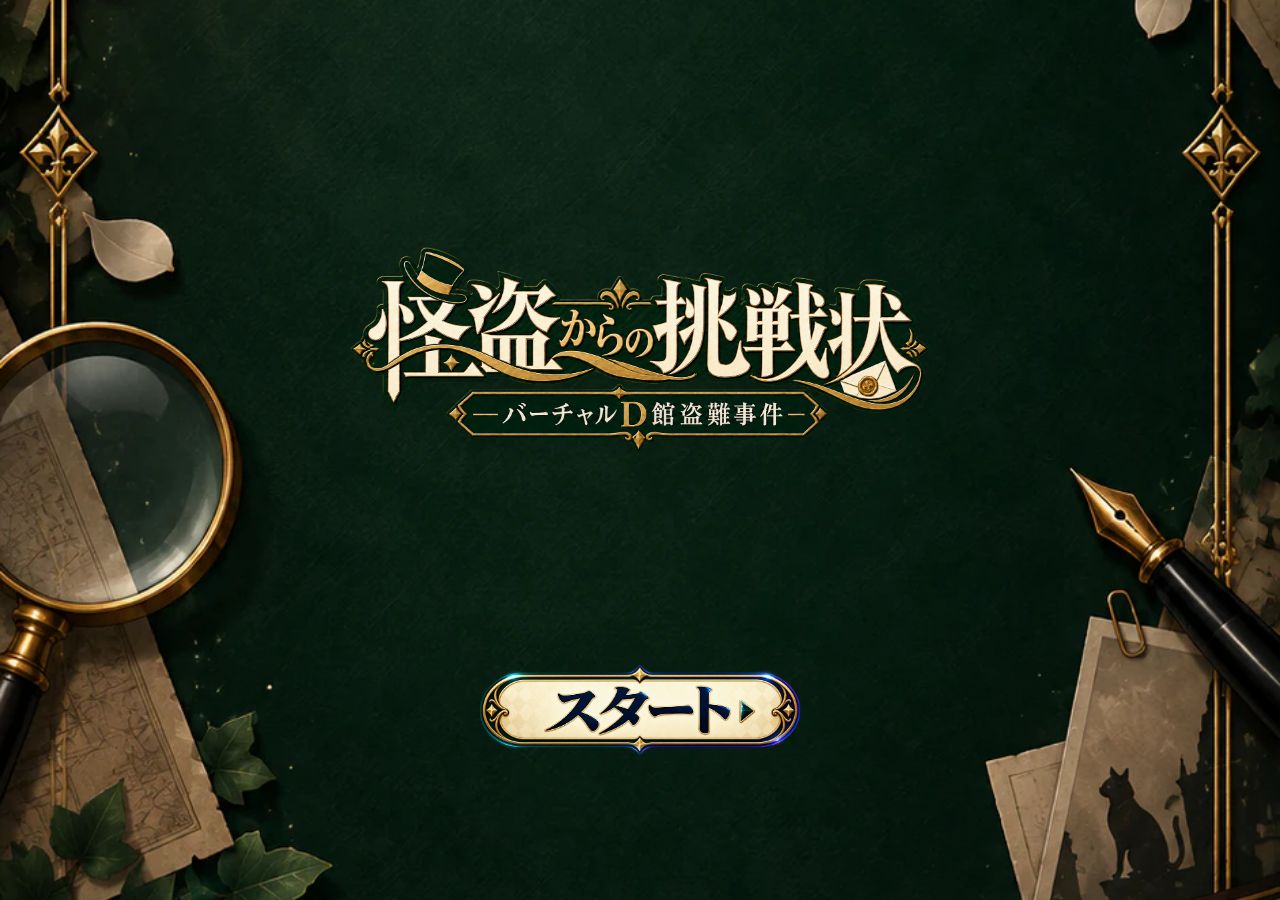
<file: Prototype/formal-title-detective.html>
<!doctype html>
<html lang="ja">
<head>
  <meta charset="utf-8">
  <meta name="viewport" content="width=device-width, initial-scale=1, viewport-fit=cover">
  <link rel="stylesheet" href="./screen.css?v=20261027">
  <meta name="theme-color" content="#10271e">
  <title>怪盗からの挑戦状 ―バーチャルD館盗難事件―</title>
  <style>
    * { box-sizing: border-box; }
    body {
      margin: 0;
      min-height: 100dvh;
      background: #10271e url("../Assets/ui/formal-title-detective-background.webp") center center / cover no-repeat;
    }
    main {
      width: min(100%, 620px);
      min-height: 100dvh;
      margin: 0 auto;
      padding: max(30px, env(safe-area-inset-top)) 14px max(26px, env(safe-area-inset-bottom));
      display: flex;
      flex-direction: column;
      align-items: center;
    }
    .logo {
      display: block;
      width: 100%;
      height: auto;
      margin-top: clamp(80px, 19dvh, 190px);
    }
    .start {
      display: block;
      width: min(76%, 350px);
      margin-top: auto;
      margin-bottom: clamp(65px, 11dvh, 115px);
      cursor: pointer;
      transition: transform .12s ease;
    }
    .start img { display: block; width: 100%; height: auto; }
    .start:active { transform: translateY(4px) scale(.98); }
    .start:focus-visible { outline: 3px solid #fff1ba; outline-offset: 4px; border-radius: 999px; }
  </style>
</head>
<body>
  <main>
    <img class="logo" src="../Assets/ui/phantom-challenge-logo-a-detective-v2.webp" alt="怪盗からの挑戦状 ―バーチャルD館盗難事件―">
    <a class="start" href="./index.html?afterTitle=1" aria-label="捜査を始める"><img src="../Assets/ui/formal-title-start-button.webp" alt=""></a>
  </main>
</body>
</html>
</file>
<file: Prototype/screen.css>
/* Keep the page scale stable during taps; model viewers handle their own gestures. */
html:root,
body {
  touch-action: pan-x pan-y;
  -webkit-text-size-adjust: 100%;
  text-size-adjust: 100%;
}

/* Avoid focus zoom on small text fields in mobile browsers. */
input[type="text"],
textarea {
  font-size: max(16px, 1em);
}
</file>
<file: Prototype/post-story.css>
/* Later conversations reuse the opening's portrait and phone layout. */
.post-call-tools { position:absolute; z-index:7; top:98px; left:18px; right:18px; display:flex; justify-content:flex-end; gap:8px; }
.story-card .speaker:empty { display:none; }
.post-tool { border:1px solid #d8bd774d; border-radius:8px; min-height:36px; padding:6px 10px; background:#0c201bc9; color:#e5d8b8; font-size:.7rem; }
.first-call-controls { flex-wrap:wrap; gap:10px; }
.first-call-controls .secondary { min-height:44px; padding:8px 12px; border:1px solid #9ba99580; background:#13271f; color:#e4e9de; border-radius:10px; }
.first-call-stage.is-thief-call { background:linear-gradient(145deg,#352345,#10111e 70%); }
.is-thief-call .first-call-band { background:linear-gradient(90deg,#21172e,#4f3b6d,#17172c); }
.is-thief-call .first-call-status i { background:#bd8bfc; box-shadow:0 0 10px #bd8bfc; }
.is-post-menu { background:radial-gradient(ellipse at top,#294737,#08110e 75%); }
.is-post-menu .shell { width:min(100%,470px); }
.is-post-menu .scene { justify-content:flex-start; }
.is-post-menu .card { background:linear-gradient(145deg,#1d382c,#0e241d); border-color:#a28b515e; box-shadow:0 8px 24px #0003; }
.is-post-menu .lead,.post-help { color:#bccfc1; font-size:.88rem; }
.is-post-menu .secondary,.is-post-menu .icon-button { background:#183127; border-color:#a58c5466; color:#f6e5be; }
.post-menu h1 { font-size:clamp(1.8rem,7vw,2.4rem); }
.post-thief-silhouette { filter:brightness(.5) drop-shadow(0 0 20px #b399d950); }
.post-interruption { position:absolute; z-index:20; inset:0; overflow:hidden; background:#211631a8; pointer-events:none; }
.post-interruption::before { content:""; position:absolute; inset:-30%; background:repeating-linear-gradient(180deg,transparent 0 36px,#a697be39 36px 39px,transparent 39px 71px,#589a9b2b 71px 76px); animation:post-signal-shift .24s steps(2,end) 3; }
.post-interruption p { position:absolute; top:44%; left:20px; right:20px; color:#e7daf5; text-align:center; font-size:.88rem; letter-spacing:.13em; }
@keyframes post-signal-shift { 0%,100% { transform:translateX(0); } 50% { transform:translate(15px,-11px); } }
.is-resolution { overflow:hidden; }
.is-resolution .shell { height:100dvh; min-height:0; padding:0; }
.is-resolution .topbar,.is-resolution .progress,.is-resolution .footer { display:none; }
.is-resolution .scene { min-height:0; height:100%; padding:0; justify-content:center; }
.post-resolution { width:100%; padding:max(62px,env(safe-area-inset-top)) 24px max(22px,env(safe-area-inset-bottom)); }
.post-resolution h1 { font-size:clamp(1.65rem,6.8vw,2.15rem); line-height:1.4; margin-bottom:14px; }
.post-resolution .eyebrow { font-size:.7rem; margin-bottom:12px; }
.post-resolution .lead { line-height:1.7; font-size:.88rem; margin-bottom:14px; }
.post-resolution-progress { display:flex; justify-content:space-between; gap:12px; margin:16px 0; padding:10px 0; border-top:1px solid #d2ae5b44; border-bottom:1px solid #d2ae5b44; color:#e9cc8f; font-size:.83rem; }
.post-exhibition { padding:12px 15px; border:1px solid #d2ae5b44; border-radius:12px; color:#d7e4da; font-size:.82rem; line-height:1.7; }
.post-exhibition strong { color:#e9cc8f; }
.post-exhibition p { margin:4px 0 0; }
.post-resolution .actions { margin-top:16px; gap:9px; }
.post-resolution .primary:disabled { cursor:default; opacity:.65; }
.post-world-pending { margin:0; text-align:center; font-size:.72rem; }
.post-resolution-nav { display:grid; grid-template-columns:1fr 1fr; gap:9px; margin-top:16px; }
.post-resolution-nav .secondary { min-height:42px; padding:8px 10px; font-size:.72rem; line-height:1.5; display:grid; place-items:center; }
@media(max-height:700px) {
  .post-resolution { padding-top:45px; padding-bottom:16px; }
  .post-resolution h1 { font-size:1.55rem; margin-bottom:10px; }
  .post-resolution .lead { font-size:.8rem; margin-bottom:10px; }
  .post-resolution-progress { margin:12px 0; padding:8px 0; }
  .post-exhibition { padding:9px 12px; }
  .post-resolution-nav { gap:7px; margin-top:12px; }
  .post-resolution .primary { min-height:46px; padding:9px 12px; }
}
.post-menu-nav { display:grid; grid-template-columns:1fr 1fr; gap:10px; margin-top:26px; padding-top:18px; border-top:1px solid #d2ae5b44; }
.post-menu-nav a { grid-column:1/-1; text-align:center; }
.post-help { margin-top:20px; }
.letter-list { display:grid; gap:18px; margin:28px 0; }
.letter-envelope { display:flex; align-items:center; gap:14px; width:100%; text-align:left; min-height:110px; padding:18px 14px; border:1px solid #c2a16499; border-radius:12px; color:#efe2c2; background:linear-gradient(135deg,#273d30,#10231d); box-shadow:0 8px 20px #0003; }
.letter-envelope strong { display:block; font-size:1rem; }
.letter-envelope small { display:block; margin-top:6px; color:#aebfb3; font-size:.72rem; }
.envelope-art { display:grid; place-items:center; width:66px; height:48px; flex:none; color:#725084; background:conic-gradient(from 45deg at 50% 0%,#cfbc92 0 25%,#ebdbb8 0 75%,#cfbc92 0); border:1px solid #f0dbac; border-radius:3px; font-size:21px; }
.letter-read-state { margin-left:auto; color:#e3bf77; font-size:.72rem; white-space:nowrap; }
.modal[data-view="letter"] { padding:max(16px,env(safe-area-inset-top)) 20px max(20px,env(safe-area-inset-bottom)); background:#080e0b; z-index:50; }
.modal[data-view="letter"] .modal-panel { width:min(100%,440px); max-height:100%; padding:0; border:0; border-radius:0; background:none; box-shadow:none; }
.letter-reader header { display:flex; align-items:center; justify-content:space-between; gap:10px; color:#c6c2b0; font-size:.73rem; letter-spacing:.06em; margin-bottom:20px; }
.letter-close { min-height:44px; min-width:60px; padding:8px; border:1px solid #d6c18a55; background:none; color:#efdfb8; border-radius:8px; }
.letter-sheet { position:relative; min-height:420px; padding:34px 28px; color:#332c2a; background:linear-gradient(90deg,#d5c29930,transparent 8%,transparent 92%,#b69b7133),linear-gradient(165deg,#f8efd8,#e9d8b4); border:1px solid #e9d7ac; box-shadow:0 18px 45px #0009; font-family:"Yu Mincho","Hiragino Mincho ProN",serif; }
.letter-rule { display:block; text-align:center; color:#876184; margin-bottom:24px; font-size:16px; }
.letter-recipient { color:#675547; font-size:.83rem; letter-spacing:.05em; }
.letter-sheet h2 { font-size:1.45rem; padding-bottom:17px; border-bottom:1px solid #967d534d; margin:0 0 24px; }
.letter-message { font-size:clamp(1.14rem,4.5vw,1.3rem); line-height:2.15; letter-spacing:.03em; margin-bottom:36px; }
.letter-message strong { display:inline-block; font-weight:700; border-bottom:1px solid #72508477; }
.letter-sheet footer { display:flex; align-items:center; justify-content:flex-end; gap:12px; color:#5b405d; font-size:.95rem; }
.letter-seal { display:grid; place-items:center; width:39px; height:39px; border:2px solid #73506f; border-radius:50%; }
.letter-kept { margin:18px 0 12px; color:#bfbba8; font-size:.73rem; text-align:center; }
.letter-reader > .primary { width:100%; }
@media(max-height:730px) { .post-call-tools { top:95px; } .letter-sheet { min-height:350px; padding:25px 24px; } .letter-rule { margin-bottom:18px; } .letter-message { margin-bottom:24px; } }
@media(prefers-reduced-motion:reduce) { *,*::before,*::after { animation:none!important; transition:none!important; } }
</file>
<file: Prototype/d-map-display.css>
/* Adopted blue 1 without recoloring the terminal. */
:root {
  --effect-map-filter: url('#d-map-digital-1');
  --effect-map-background: #cfe3e7;
  --effect-map-wash: transparent;
  --effect-map-reflection: rgba(193, 234, 255, .025);
  --effect-filter: url('#d-model-blue-1') brightness(1.04) contrast(1.025);
  --effect-splat-filter: url('#d-splat-blue-1') brightness(1.04) contrast(1.025);
  --effect-wash: rgba(99, 162, 207, .015);
  --effect-reflection: rgba(230, 245, 251, .025);
  --effect-edge: rgba(134, 181, 213, .44);
  --effect-rim: rgba(122, 174, 207, .08);
  --effect-corner: #4f8396;
  --effect-record-corner: #c2e4f7bc;
  --scan-core: rgba(224, 249, 255, .92);
  --scan-flank: rgba(157, 222, 252, .24);
  --scan-halo: rgba(86, 179, 237, .08);
}
body[data-map-blue-level="2"] {
  --effect-map-filter: url('#d-map-digital-2');
  --effect-map-background: #c4dbe2;
  --effect-filter: url('#d-model-blue-2') brightness(1.04) contrast(1.025);
  --effect-splat-filter: url('#d-splat-blue-2') brightness(1.04) contrast(1.025);
  --effect-wash: rgba(99, 162, 207, .025);
  --effect-reflection: rgba(205, 230, 250, .035);
}
body[data-map-blue-level="3"],
body[data-map-blue-level="4"],
body[data-map-blue-level="5"] {
  --effect-filter: url('#d-model-blue-glass') brightness(1.04) contrast(1.025);
  --effect-splat-filter: url('#d-splat-blue-2') brightness(1.04) contrast(1.025);
  --effect-reflection: rgba(205, 230, 250, .045);
}
body[data-map-blue-level="3"] {
  --effect-map-filter: url('#d-map-digital-3');
  --effect-map-background: #b8d2de;
  --effect-wash: rgba(99, 162, 207, .035);
}
body[data-map-blue-level="4"] {
  --effect-map-filter: url('#d-map-digital-4');
  --effect-map-background: #acccda;
  --effect-wash: rgba(99, 162, 207, .045);
}
body[data-map-blue-level="5"] {
  --effect-map-filter: url('#d-map-digital-5');
  --effect-map-background: #9fc4d7;
  --effect-wash: rgba(99, 162, 207, .055);
}
.d-map-display .header h1 { font-size: clamp(20px, 5.6vw, 24px); letter-spacing: .02em; }
.d-map-display .header h1 span { white-space: nowrap; }
.d-map-display .investigation-card { border-color: var(--border); background: linear-gradient(145deg, var(--surface), var(--paper)); }
.d-map-display .card-nav,
.d-map-display .record-tools button,
.d-map-display .close-investigation { background: var(--surface); }
.d-map-display button:focus-visible { outline: 2px solid var(--gold); outline-offset: 3px; }
.d-map-display .record-viewport[data-format="splat"] canvas { filter: var(--effect-splat-filter); }
.terminal-home-map { background: var(--effect-map-background); }
.terminal-home-map img { filter: var(--effect-map-filter); }
body.d-map-display .map-shell,
body.d-map-display .record-viewport {
  isolation: isolate;
  position: relative;
  border: 1px solid var(--effect-edge);
  border-radius: 11px;
  box-shadow: inset 0 0 0 1px var(--effect-rim), inset 0 0 18px var(--effect-rim), 0 0 12px var(--effect-rim);
}
body.d-map-display .record-viewport canvas,
body.d-map-display .selected-monument:not([data-selected="true"]) img {
  filter: var(--effect-filter);
  opacity: 1;
  mix-blend-mode: normal;
}
body.d-map-display .floor-map {
  filter: var(--effect-map-filter);
  opacity: 1;
  mix-blend-mode: normal;
}
/* Color also covers transparent/white map surroundings, within this display. */
body.d-map-display .map-shell {
  --effect-wash: var(--effect-map-wash);
  --effect-reflection: var(--effect-map-reflection);
  background: var(--effect-map-background);
}
body.d-map-display .map-shell .map-viewport,
body.d-map-display .map-shell .map-canvas {
  background: var(--effect-map-background);
}
/* Only the selected overlay keeps its source color, above wash and scan.
   Its source PNG has a built-in edge; no additional frame is drawn here. */
.selected-monument {
  isolation: isolate;
  z-index: 6;
  width: clamp(40px, 7.2%, 64px);
  border: 0;
  border-radius: 0;
  background: transparent;
  box-shadow: none;
  outline: none;
  overflow: visible;
}
.selected-monument[data-selected="true"] img {
  filter: none;
  opacity: 1;
  mix-blend-mode: normal;
  animation: selected-location-arrival 300ms ease-out both;
}
@keyframes selected-location-arrival {
  from { transform: scale(.86); opacity: .65; }
  55% { transform: scale(1.10); opacity: 1; }
  to { transform: scale(1); opacity: 1; }
}
/* A single overlay includes both glass and eight corner lines.
   Selected icons deliberately stack above it to retain their source colors. */
body.d-map-display .map-shell::after,
body.d-map-display .record-viewport::after {
  content: "";
  position: absolute;
  inset: 0;
  z-index: 4;
  pointer-events: none;
  border-radius: inherit;
  background:
    linear-gradient(var(--effect-corner) 0 0) left 10px top 10px / 18px 2px no-repeat,
    linear-gradient(var(--effect-corner) 0 0) left 10px top 10px / 2px 18px no-repeat,
    linear-gradient(var(--effect-corner) 0 0) right 10px top 10px / 18px 2px no-repeat,
    linear-gradient(var(--effect-corner) 0 0) right 10px top 10px / 2px 18px no-repeat,
    linear-gradient(var(--effect-corner) 0 0) left 10px bottom 10px / 18px 2px no-repeat,
    linear-gradient(var(--effect-corner) 0 0) left 10px bottom 10px / 2px 18px no-repeat,
    linear-gradient(var(--effect-corner) 0 0) right 10px bottom 10px / 18px 2px no-repeat,
    linear-gradient(var(--effect-corner) 0 0) right 10px bottom 10px / 2px 18px no-repeat,
    linear-gradient(125deg, var(--effect-reflection), transparent 45%, transparent 72%, var(--effect-reflection)),
    linear-gradient(var(--effect-wash), var(--effect-wash));
  box-shadow: inset 0 0 0 1px var(--effect-rim);
}
body.d-map-display .record-viewport { --effect-corner: var(--effect-record-corner); }

/* JS chooses the interval and duration. One class triggers one upward sweep. */
body.d-map-display .map-shell::before,
body.d-map-display .record-viewport::before {
  content: "";
  position: absolute;
  inset: 0;
  z-index: 5;
  pointer-events: none;
  background: linear-gradient(180deg, transparent 44%, var(--scan-halo) 47%, var(--scan-flank) 49.2%, var(--scan-core) 49.9%, var(--scan-core) 50.1%, var(--scan-flank) 51.2%, transparent 55%);
  opacity: 0;
  animation: none;
}
body.d-map-display .map-shell.is-scanning::before,
body.d-map-display .record-viewport.is-scanning::before {
  animation: data-read-rise var(--scan-duration, 1400ms) linear both;
}
@keyframes data-read-rise {
  from { transform: translateY(60%); opacity: 0; }
  12% { opacity: .9; }
  85% { opacity: .9; }
  to { transform: translateY(-60%); opacity: 0; }
}
@media (min-width: 431px) {
  .app { margin-block: 0; border-radius: 0; min-height: 100dvh; }
}
@media (max-height: 700px) {
  .header { padding-block: calc(12px + env(safe-area-inset-top)) 10px; }
  .guide { min-height: 28px; margin-block: 3px; }
  .map-viewport { height: 220px; }
  .map-canvas { width: calc(220px * 2.409); }
  .selection { min-height: 86px; }
  .selection-hint { margin-bottom: 6px; font-size: 10px; }
  .explore { margin-bottom: 10px; }
}
@media (max-height: 640px) {
  .map-viewport { height: 180px; }
  .map-canvas { width: calc(180px * 2.409); }
  .guide { padding-block: 3px; min-height: 24px; }
  .selection-hint { margin-top: 4px; margin-bottom: 4px; }
  .record-viewport { height: clamp(180px, 30dvh, 220px); }
  .completion-note { margin-block: 6px; padding: 8px 10px; }
  .terminal-return { margin-bottom: 8px; }
}
@media (prefers-reduced-motion: reduce) {
  body.d-map-display .map-shell::before,
  body.d-map-display .record-viewport::before {
    display: none !important;
    animation: none !important;
  }
  .selected-monument[data-selected="true"] img {
    animation: none !important;
    filter: none;
    opacity: 1;
  }
}


/* The map is a bounded projection plane inside the detective's instrument.
   Broken outer tracks and an inset contour mark that boundary, without a grid. */
.map-field-boundary { display: none; }
body.d-map-display .map-shell {
  border-color: rgba(31, 77, 82, .86);
  box-shadow: 0 0 0 3px #0b211d, 0 0 0 4px rgba(133, 199, 211, .28),
    0 7px 14px rgba(0, 14, 20, .16), inset 0 0 0 1px rgba(228, 249, 253, .62);
}
body.d-map-display .map-field-boundary {
  display: block;
  position: absolute;
  inset: 0;
  width: 100%;
  height: 100%;
  z-index: 3;
  pointer-events: none;
  fill: none;
}
.map-field-boundary path { vector-effect: non-scaling-stroke; }
.map-field-boundary .field-outline {
  stroke: rgba(58, 116, 137, .46);
  stroke-width: .8px;
}
.map-field-boundary .field-couplings {
  stroke: rgba(56, 125, 151, .68);
  stroke-width: 1.1px;
  transition: stroke .18s ease, filter .18s ease;
}
.map-field-boundary .field-segments {
  stroke: rgba(233, 253, 255, .90);
  stroke-width: 1.5px;
  stroke-dasharray: 13 6 2 6;
  filter: drop-shadow(0 0 1px rgba(39, 139, 181, .30));
  transition: stroke .18s ease, filter .18s ease;
}
body.d-map-display .map-shell.is-scanning .field-couplings {
  stroke: rgba(70, 165, 190, .90);
  filter: drop-shadow(0 0 2px rgba(62, 151, 181, .35));
}
body.d-map-display .map-shell.is-scanning .field-segments {
  stroke: #f4ffff;
  filter: drop-shadow(0 0 2px rgba(39, 139, 181, .38));
}
@media (prefers-reduced-motion: reduce) {
  .map-field-boundary .field-couplings,
  .map-field-boundary .field-segments { transition: none; }
}

/* The lighter map and darker 3D data share a frame but need different scan light. */
body.d-map-display .map-shell {
  --scan-core: #4b99c8;
  --scan-flank: rgba(75, 153, 200, .20);
  --scan-halo: rgba(120, 186, 226, .07);
}
body.d-map-display .record-viewport {
  border-color: rgba(14, 35, 50, .96);
  box-shadow: inset 0 0 0 1px rgba(120, 174, 208, .16), inset 0 0 16px rgba(0, 14, 24, .20), 0 0 9px rgba(117, 166, 207, .075);
}
</file>
